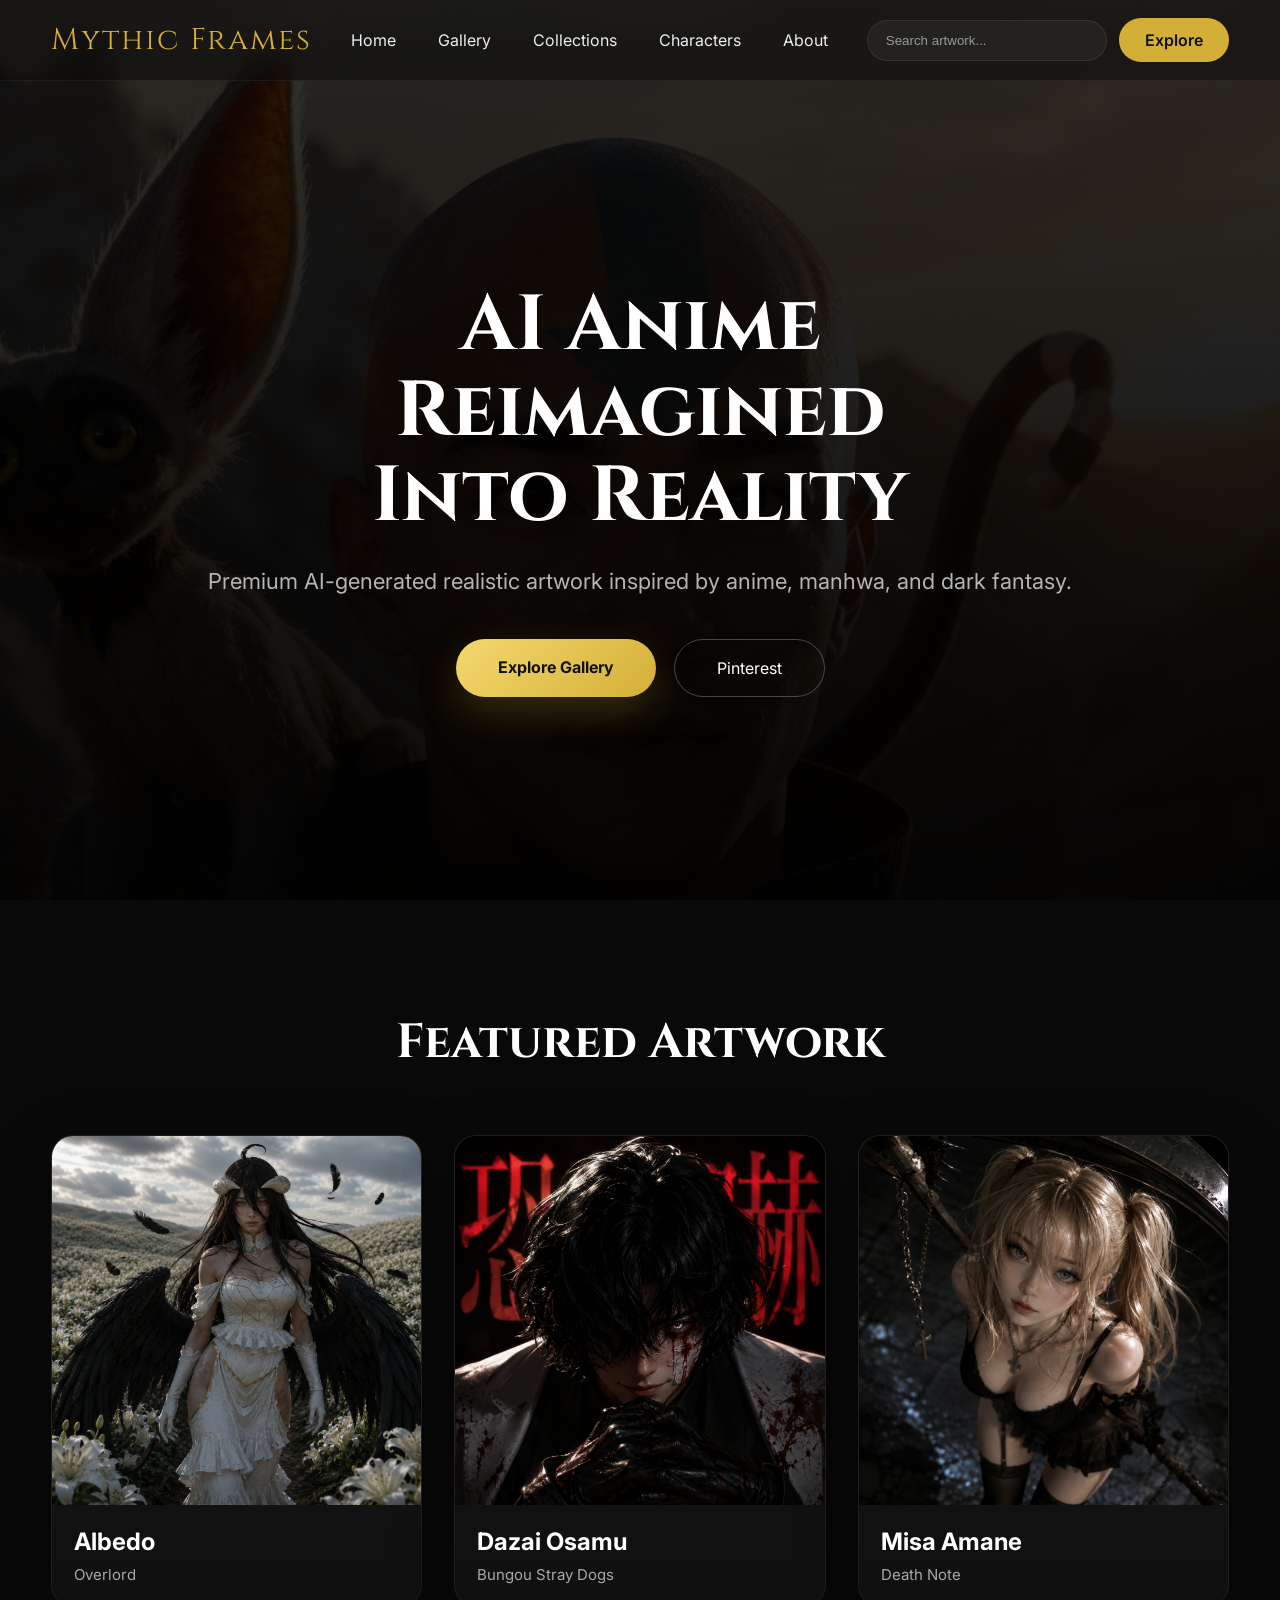
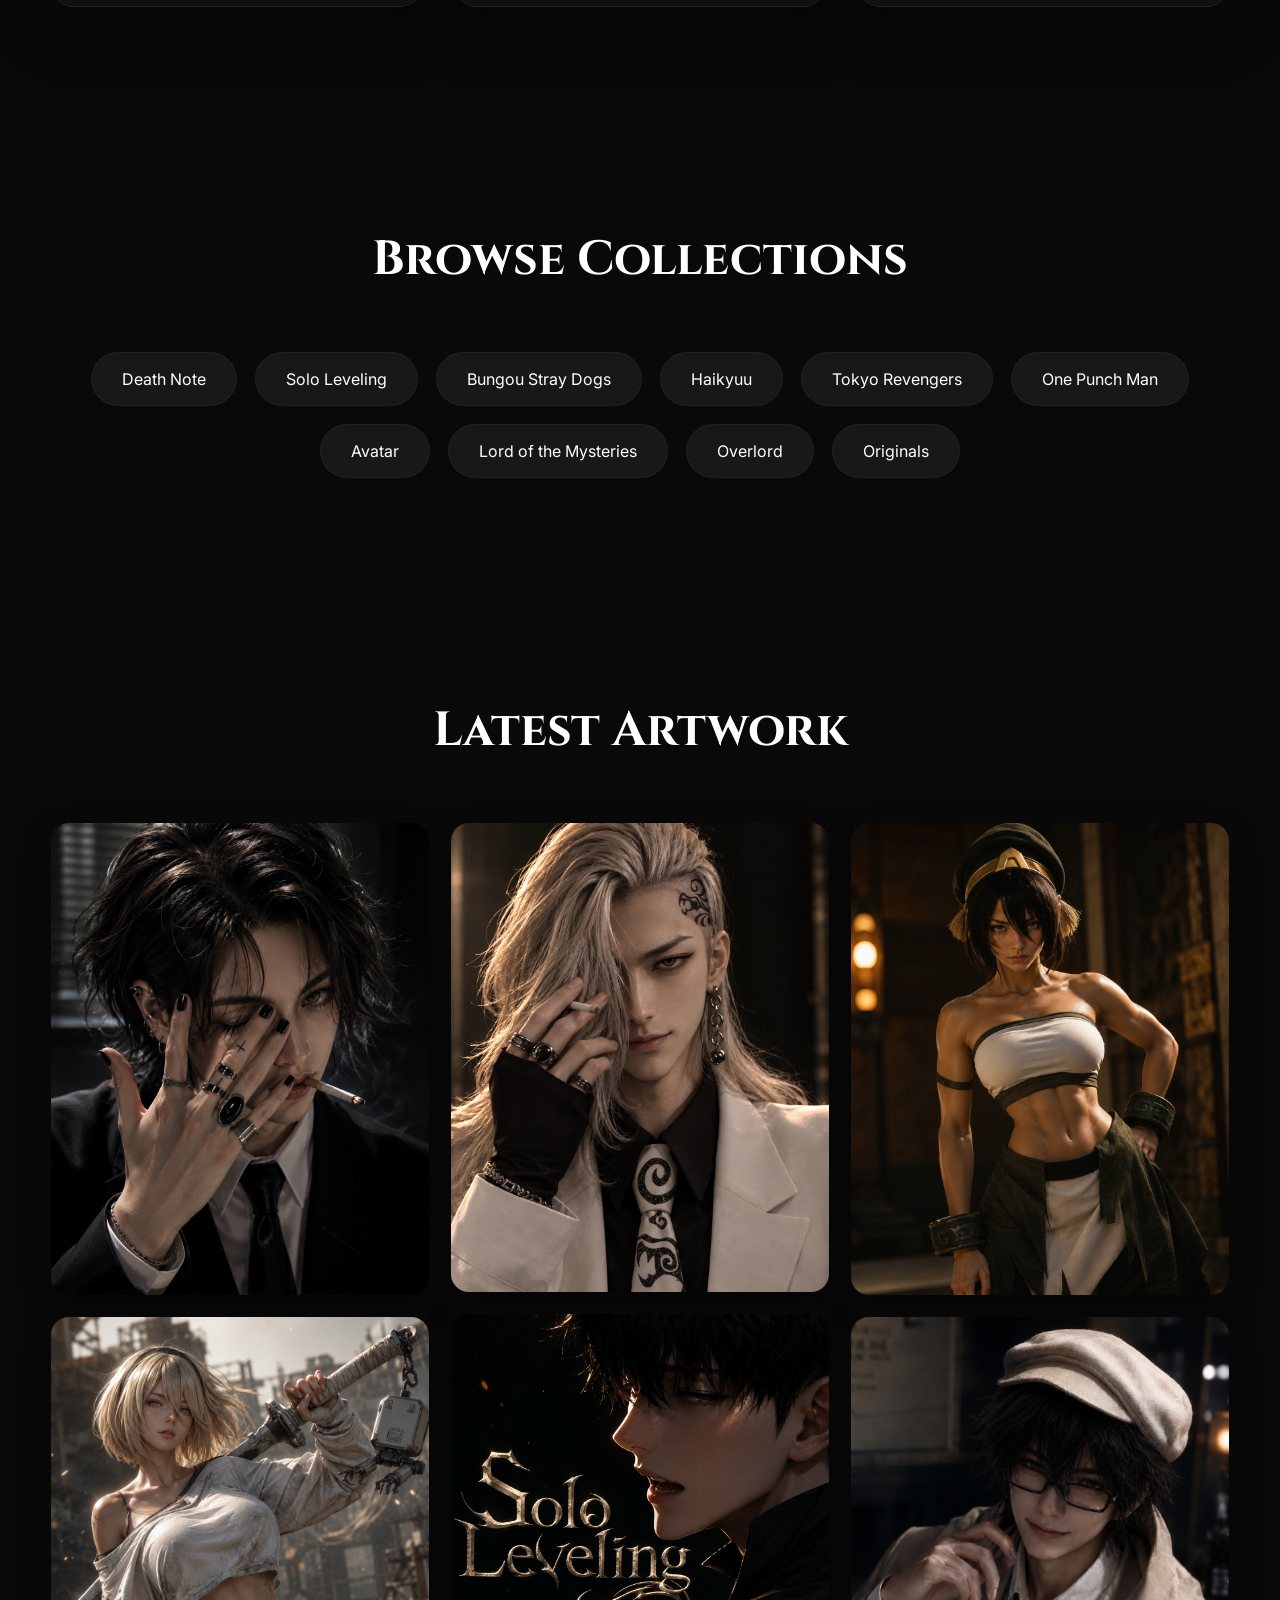
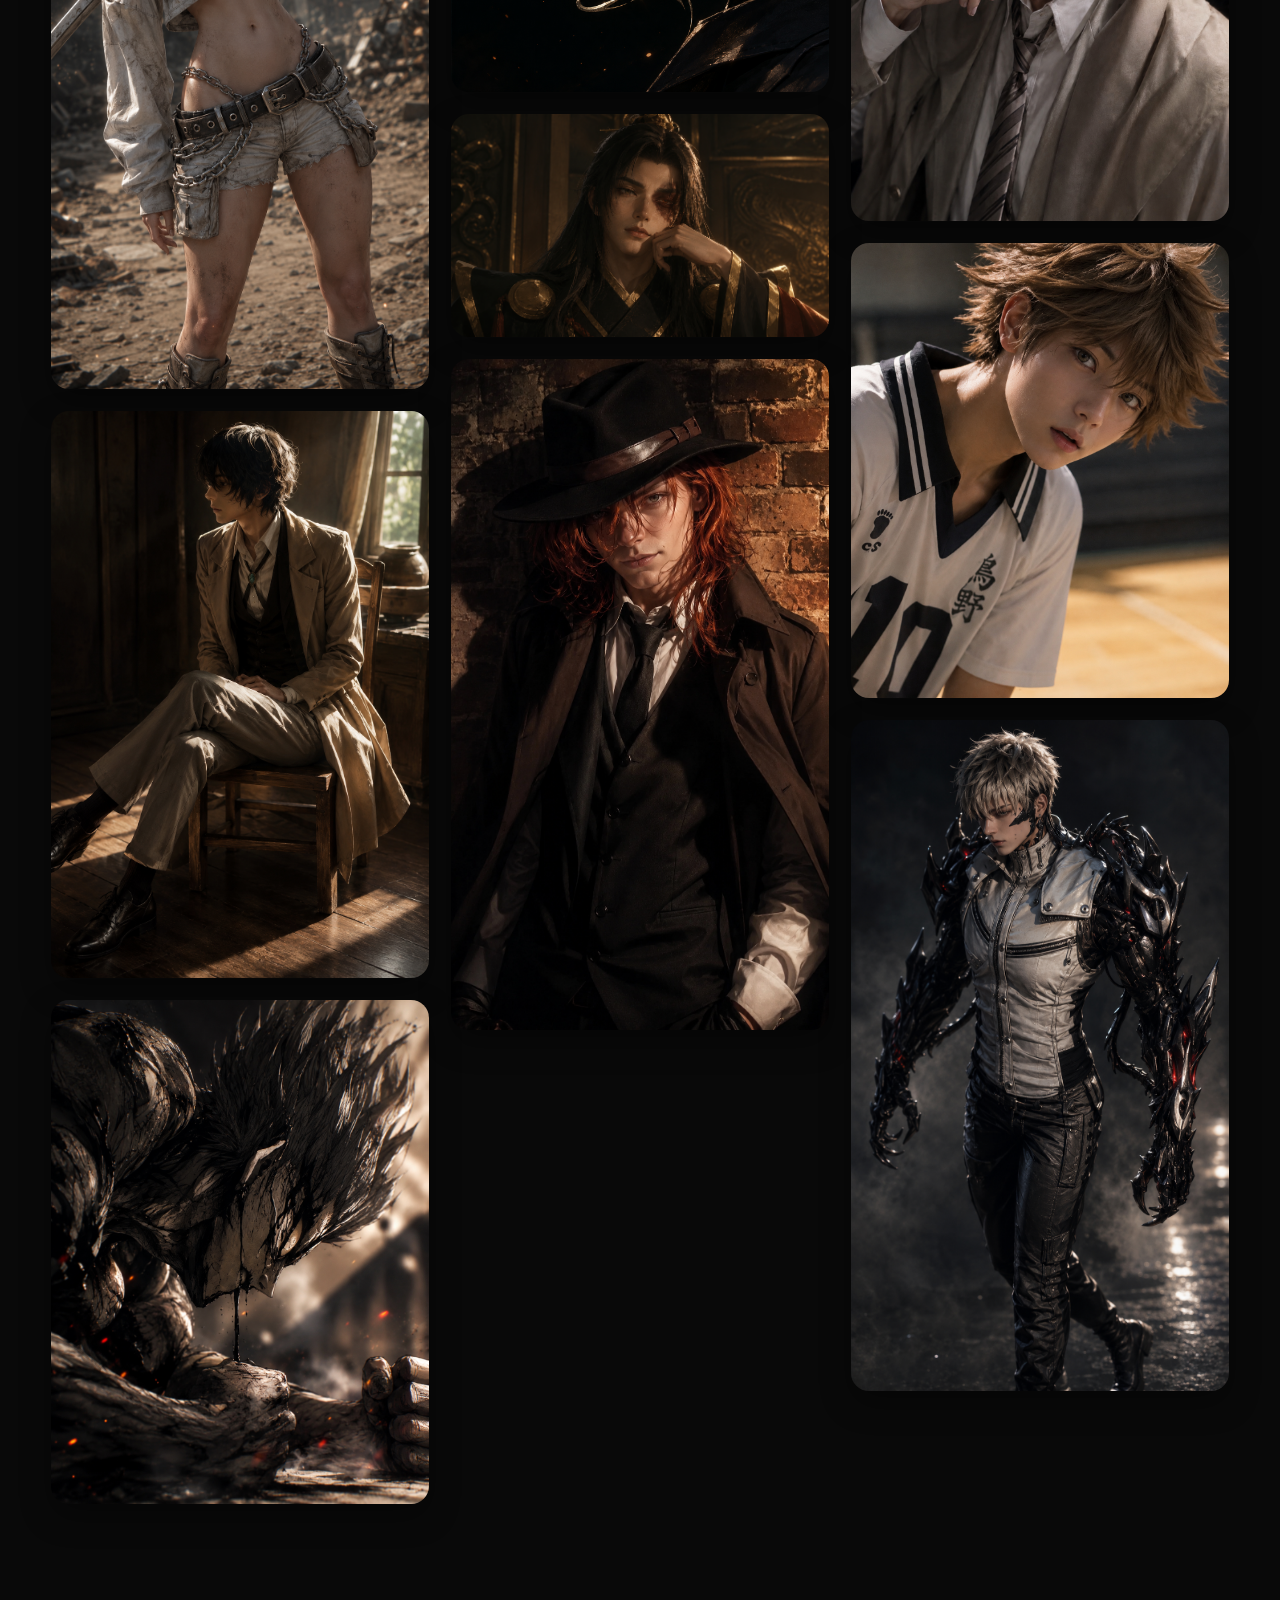
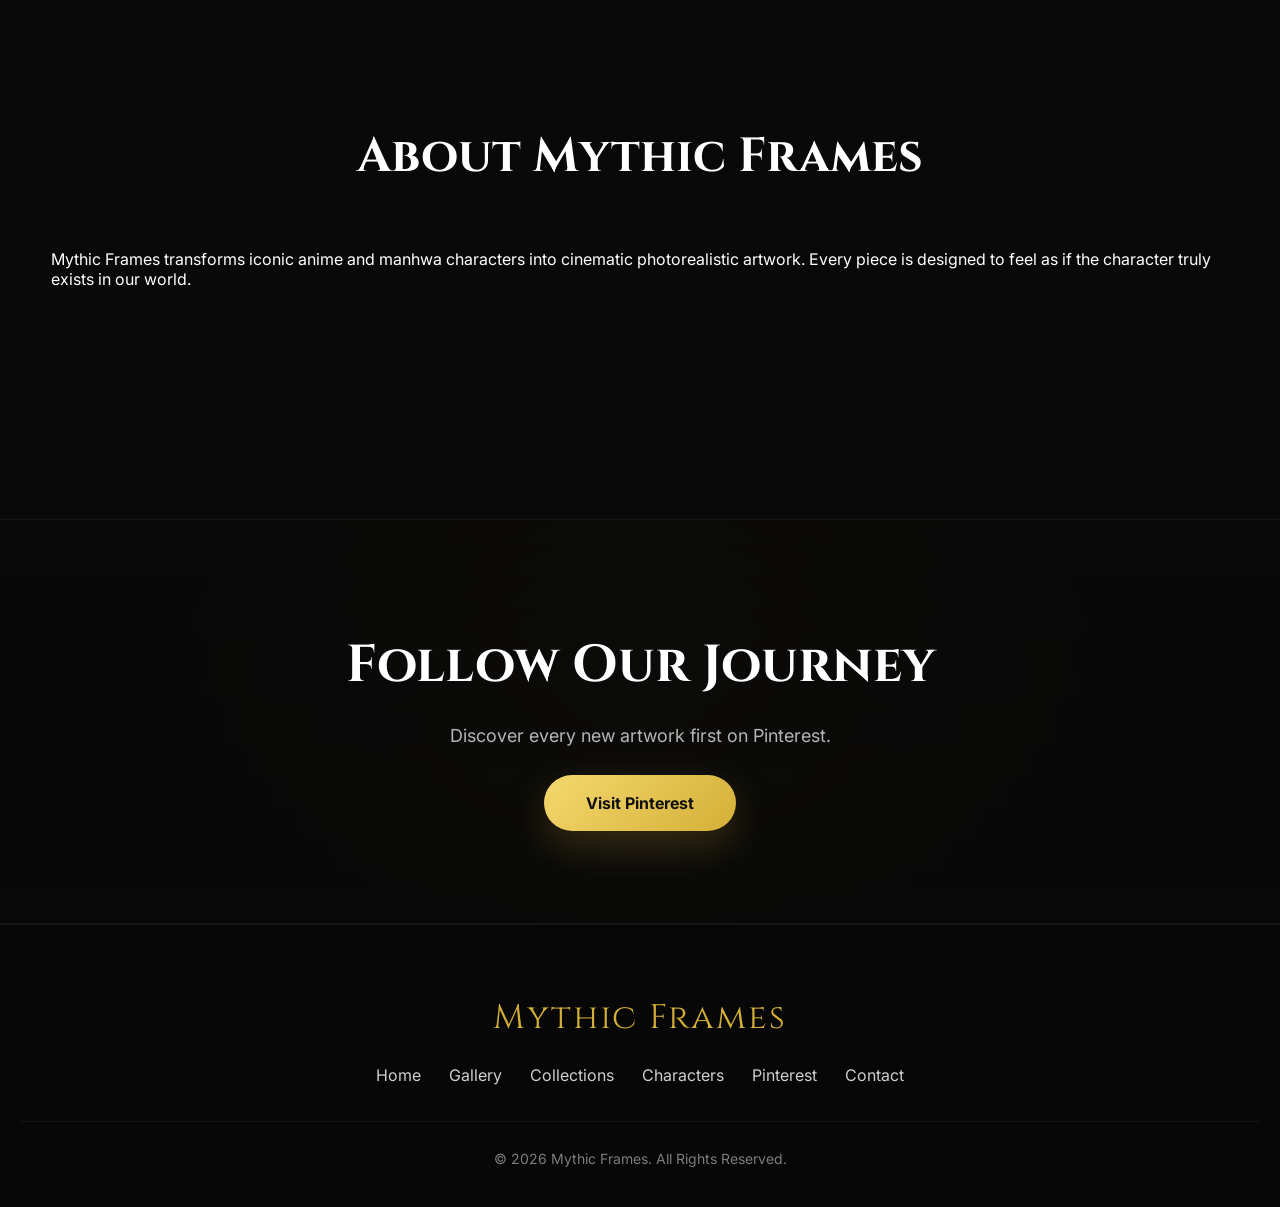
<file: index.html>
<!DOCTYPE html>
<html lang="en">
<head>
    <meta charset="UTF-8">

    <meta name="viewport" content="width=device-width, initial-scale=1.0">

    <title>Mythic Frames | AI Realistic Anime & Manhwa Art</title>

    <meta
        name="description"
        content="Explore Mythic Frames, a premium gallery of hyper-realistic AI recreations inspired by Anime, Manhwa, Fantasy, and Original Characters.">

    <meta
        name="keywords"
        content="Mythic Frames, AI Art, Anime Art, Manhwa Art, Realistic Anime, Fantasy Art, Digital Art, Character Art, AI Artwork">

    <meta
        name="author"
        content="Mythic Frames">

    <meta
        name="theme-color"
        content="#090909">

    <meta
        name="color-scheme"
        content="dark">

    <!-- Open Graph -->

    <meta
        property="og:type"
        content="website">

    <meta
        property="og:site_name"
        content="Mythic Frames">

    <meta
        property="og:title"
        content="Mythic Frames | AI Realistic Anime & Manhwa Art">

    <meta
        property="og:description"
        content="Discover cinematic AI recreations of iconic Anime, Manhwa, Fantasy, and Original characters.">

    <meta
        property="og:image"
        content="assets/logo/website-banner.png">

    <meta
        property="og:url"
        content="index.html">

    <!-- Twitter -->

    <meta
        name="twitter:card"
        content="summary_large_image">

    <meta
        name="twitter:title"
        content="Mythic Frames | AI Realistic Anime & Manhwa Art">

    <meta
        name="twitter:description"
        content="Premium AI artwork inspired by Anime, Manhwa, Fantasy and Original Characters.">

    <meta
        name="twitter:image"
        content="assets/logo/website-banner.png">

    <!-- Manifest -->

    <link
        rel="manifest"
        href="manifest.json">

    <!-- Favicon -->

<link
    rel="icon"
    type="image/png"
    href="./assets/logo/favicon.png">

    <!-- Google Fonts -->

    <link
        rel="preconnect"
        href="https://fonts.googleapis.com">

    <link
        rel="preconnect"
        href="https://fonts.gstatic.com"
        crossorigin>

    <link
        href="https://fonts.googleapis.com/css2?family=Cinzel:wght@500;700&family=Inter:wght@300;400;500;600&display=swap"
        rel="stylesheet">

    <!-- Styles -->

    <link
        rel="stylesheet"
        href="css/style.css">
</head>

<body>

    <!-- ================= NAVBAR ================= -->
   <header>

    <nav class="navbar">

        <a href="index.html" class="logo">

            Mythic Frames

        </a>

        <!-- Desktop Navigation -->

        <ul class="nav-links desktop-nav">

            <li><a href="index.html">Home</a></li>

            <li><a href="gallery.html">Gallery</a></li>

            <li><a href="collections.html">Collections</a></li>

            <li><a href="characters.html">Characters</a></li>

            <li><a href="#about">About</a></li>

        </ul>

        <div class="nav-buttons desktop-nav">

            <input
                type="text"
                placeholder="Search artwork..."
                aria-label="Search artwork">

            <a
                href="gallery.html"
                class="nav-explore-btn">

                Explore

            </a>

        </div>

        <!-- Mobile Toggle -->

        <button
            class="menu-toggle"
            id="menuToggle"
            aria-label="Open navigation menu"
            aria-expanded="false">

            ☰

        </button>

    </nav>

    <!-- Mobile Menu -->

    <div
        class="mobile-menu"
        id="mobileMenu">

        <ul class="mobile-nav-links">

            <li><a href="index.html">Home</a></li>

            <li><a href="gallery.html">Gallery</a></li>

            <li><a href="collections.html">Collections</a></li>

            <li><a href="characters.html">Characters</a></li>

            <li><a href="#about">About</a></li>

        </ul>

        <div class="mobile-nav-buttons">

            <input
                type="text"
                placeholder="Search artwork..."
                aria-label="Search artwork">

            <a
                href="gallery.html"
                class="nav-explore-btn">

                Explore

            </a>

        </div>

    </div>

</header>

    <!-- ================= HERO ================= -->
    <section class="hero">
        <div class="overlay"></div>

        <div class="hero-content">
            <h1>
                AI Anime<br>
                Reimagined<br>
                Into Reality
            </h1>

            <p>
                Premium AI-generated realistic artwork inspired by anime,
                manhwa, and dark fantasy.
            </p>

            <div class="hero-buttons">
                <a href="gallery.html" class="primary">Explore Gallery</a>
                <a
                    href="https://in.pinterest.com/mythic_frames/?invite_code=062c7008dd814f44abd65669552c20bd&sender=1099793308911688834"
                    target="_blank"
                    rel="noopener noreferrer"
                    class="secondary">
                    Pinterest
                </a>
            </div>
        </div>
    </section>

    <!-- ================= FEATURED ================= -->
    <section class="featured" id="featured">
        <h2>Featured Artwork</h2>

        <div class="featured-grid">
            <a href="artwork.html?slug=albedo-flowers" class="featured-card">
                <img src="assets/images/overlord/Albedo-flowers.png" alt="Albedo from Overlord" loading="lazy">
                <div class="card-info">
                    <h3>Albedo</h3>
                    <span>Overlord</span>
                </div>
            </a>

            <a href="artwork.html?slug=dazai-poster" class="featured-card">
                <img src="assets/images/bsd/Dazai-poster.png" alt="Osamu Dazai from Bungou Stray Dogs" loading="lazy">
                <div class="card-info">
                    <h3>Dazai Osamu</h3>
                    <span>Bungou Stray Dogs</span>
                </div>
            </a>

            <a href="artwork.html?slug=misa-from-up" class="featured-card">
                <img src="assets/images/death-note/Misa-from-up.png" alt="Misa Amane from Death Note" loading="lazy">
                <div class="card-info">
                    <h3>Misa Amane</h3>
                    <span>Death Note</span>
                </div>
            </a>
        </div>
    </section>

    <!-- ================= COLLECTIONS ================= -->
    <section class="collections" id="collections">
        <h2>Browse Collections</h2>

        <div class="collection-list">
            <a href="gallery.html?series=death-note" class="collection">Death Note</a>
            <a href="gallery.html?series=solo-leveling" class="collection">Solo Leveling</a>
            <a href="gallery.html?series=bungou-stray-dogs" class="collection">Bungou Stray Dogs</a>
            <a href="gallery.html?series=haikyuu" class="collection">Haikyuu</a>
            <a href="gallery.html?series=tokyo-revengers" class="collection">Tokyo Revengers</a>
            <a href="gallery.html?series=one-punch-man" class="collection">One Punch Man</a>
            <a href="gallery.html?series=avatar" class="collection">Avatar</a>
            <a href="gallery.html?series=lotm" class="collection">Lord of the Mysteries</a>
            <a href="gallery.html?series=overlord" class="collection">Overlord</a>
            <a href="gallery.html?series=originals" class="collection">Originals</a>
        </div>
    </section>

    <!-- ================= GALLERY ================= -->
    <section class="gallery" id="gallery">
        <h2>Latest Artwork</h2>

        <div class="masonry">
            <a href="artwork.html?slug=anime-boy" class="gallery-link">
                <img src="assets/images/originals/AnimeBoy.png" alt="Original anime boy character" loading="lazy">
            </a>

            <a href="artwork.html?slug=anime-girl" class="gallery-link">
                <img src="assets/images/originals/AnimeGirl.png" alt="Original anime girl character" loading="lazy">
            </a>

            <a href="artwork.html?slug=dazai-siting" class="gallery-link">
                <img src="assets/images/bsd/Dazai-siting.png" alt="Osamu Dazai from Bungou Stray Dogs" loading="lazy">
            </a>

            <a href="artwork.html?slug=garou" class="gallery-link">
                <img src="assets/images/one-punch-man/Garou.png" alt="Garou from One Punch Man" loading="lazy">
            </a>

            <a href="artwork.html?slug=draken" class="gallery-link">
                <img src="assets/images/tokyo-revengers/Draken.png" alt="Draken from Tokyo Revengers" loading="lazy">
            </a>

            <a href="artwork.html?slug=solo-leveling-cover" class="gallery-link">
                <img src="assets/images/solo-leveling/SoloLeveling-cover.png" alt="Solo Leveling artwork" loading="lazy">
            </a>

            <a href="artwork.html?slug=zuko-with-hand-on-face" class="gallery-link">
                <img src="assets/images/avatar/Zuko-with-hand-on-face.png" alt="Zuko from Avatar" loading="lazy">
            </a>

            <a href="artwork.html?slug=chuuya-solo" class="gallery-link">
                <img src="assets/images/bsd/Chuuya-solo.png" alt="Chuuya Nakahara from Bungou Stray Dogs" loading="lazy">
            </a>

            <a href="artwork.html?slug=toph-standing-pose" class="gallery-link">
                <img src="assets/images/avatar/Toph-standing-pose.png" alt="Toph Beifong from Avatar" loading="lazy">
            </a>

            <a href="artwork.html?slug=ranpo-in-coat" class="gallery-link">
                <img src="assets/images/bsd/Ranpo-in-coat.png" alt="Ranpo Edogawa from Bungou Stray Dogs" loading="lazy">
            </a>

            <a href="artwork.html?slug=hinata" class="gallery-link">
                <img src="assets/images/haikyuu/Hinata.png" alt="Hinata Shoyo from Haikyuu" loading="lazy">
            </a>

            <a href="artwork.html?slug=genos" class="gallery-link">
                <img src="assets/images/one-punch-man/Genos.png" alt="Genos from One Punch Man" loading="lazy">
            </a>
        </div>
    </section>

    <!-- ================= ABOUT ================= -->
    <section class="about" id="about">
        <div class="about-text">
            <h2>About Mythic Frames</h2>
            <p>
                Mythic Frames transforms iconic anime and manhwa characters
                into cinematic photorealistic artwork.
                Every piece is designed to feel as if the character truly
                exists in our world.
            </p>
        </div>
    </section>

    <!-- ================= CTA ================= -->
    <section class="cta">
        <h2>Follow Our Journey</h2>
        <p>Discover every new artwork first on Pinterest.</p>
        <a
            href="https://in.pinterest.com/mythic_frames/?invite_code=062c7008dd814f44abd65669552c20bd&sender=1099793308911688834"
            target="_blank"
            rel="noopener noreferrer"
            class="primary">
            Visit Pinterest
        </a>
    </section>

    <!-- ================= FOOTER ================= -->
    <footer>
        <div class="footer-logo">Mythic Frames</div>

        <div class="footer-links">
            <a href="index.html">Home</a>
            <a href="gallery.html">Gallery</a>
            <a href="collections.html">Collections</a>
            <a href="characters.html">Characters</a>
            <a
                href="https://in.pinterest.com/mythic_frames/?invite_code=062c7008dd814f44abd65669552c20bd&sender=1099793308911688834"
                target="_blank"
                rel="noopener noreferrer">
                Pinterest
            </a>
            <a href="mailto:contact@mythicframes.com">Contact</a>
        </div>

        <p>© 2026 Mythic Frames. All Rights Reserved.</p>
    </footer>

    <!-- ================= TOAST ================= -->
    <div id="toast" class="toast">
        <span id="toastIcon">✓</span>
        <span id="toastText">Done</span>
    </div>

    <script src="js/toast.js"></script>
    <script src="js/script.js"></script>
</body>
</html>
</file>
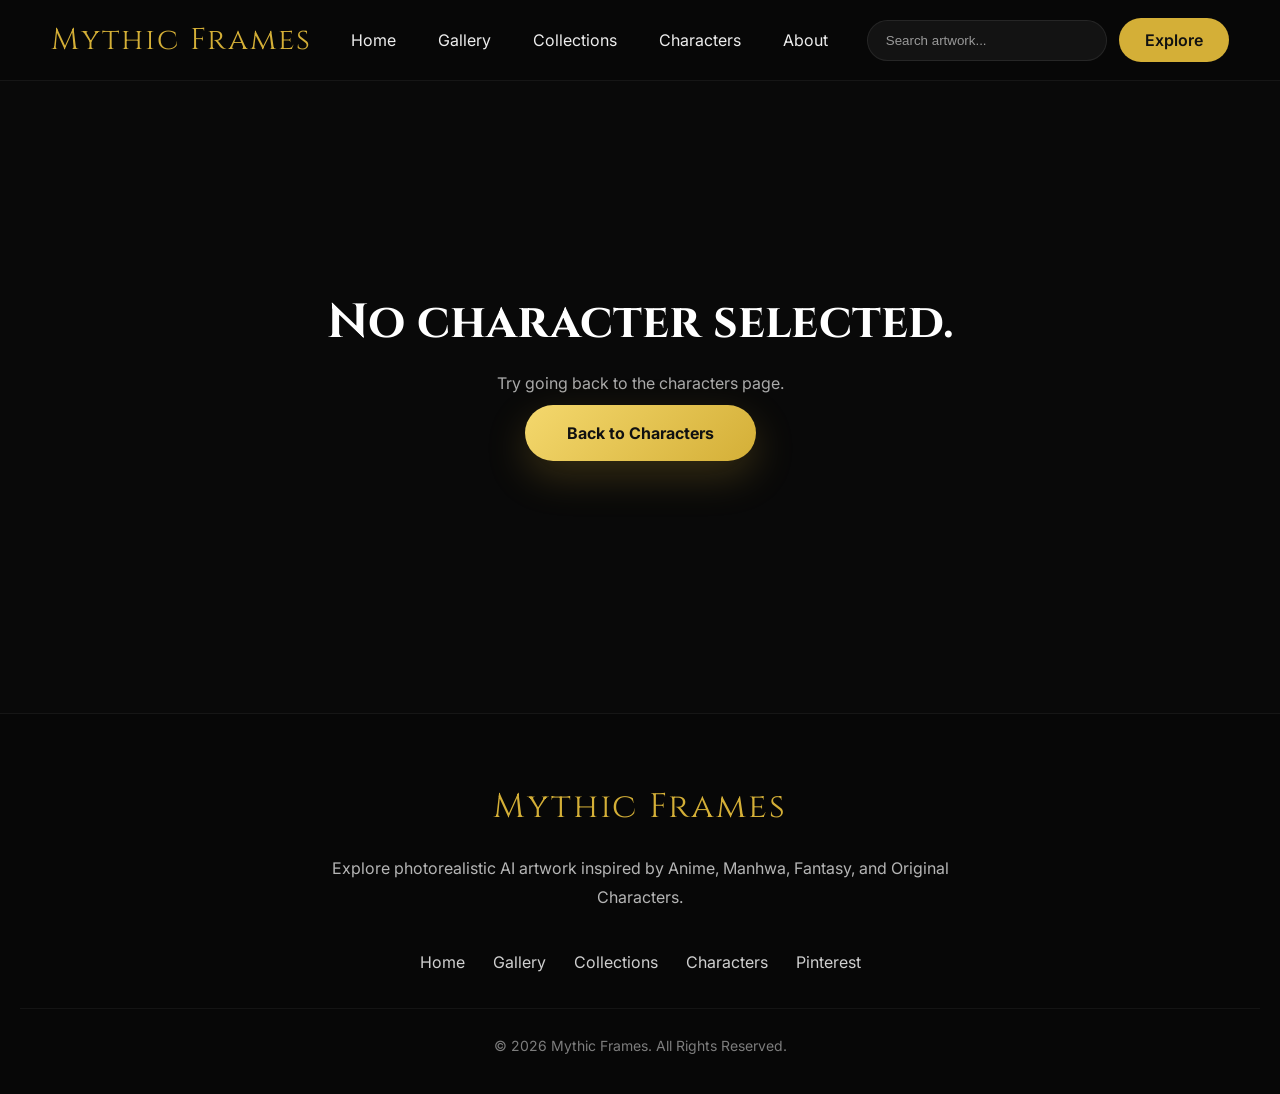
<file: character.html>
<!DOCTYPE html>
<html lang="en">

<head>

    <meta charset="UTF-8">

    <meta
        name="viewport"
        content="width=device-width, initial-scale=1.0">

    <title>Character | Mythic Frames</title>

    <meta
        name="description"
        content="Explore a photorealistic AI character profile from Mythic Frames, including character information, artwork, collection details, and Pinterest.">

    <meta
        name="keywords"
        content="Anime Character, Manhwa Character, Fantasy Character, AI Artwork, Character Profile, Mythic Frames, Realistic Anime">

    <meta
        name="author"
        content="Mythic Frames">

    <meta
        name="theme-color"
        content="#090909">

    <meta
        name="color-scheme"
        content="dark">


    <!-- ================= OPEN GRAPH ================= -->

    <meta
        property="og:type"
        content="website">

    <meta
        property="og:site_name"
        content="Mythic Frames">

    <meta
        property="og:title"
        content="Character | Mythic Frames">

    <meta
        property="og:description"
        content="Explore cinematic AI recreations of iconic Anime, Manhwa, Fantasy, and Original characters.">

    <meta
        property="og:image"
        content="assets/logo/website-banner.png">

    <meta
        property="og:url"
        content="character.html">


    <!-- ================= TWITTER ================= -->

    <meta
        name="twitter:card"
        content="summary_large_image">

    <meta
        name="twitter:title"
        content="Character | Mythic Frames">

    <meta
        name="twitter:description"
        content="Explore premium AI character artwork from Mythic Frames.">

    <meta
        name="twitter:image"
        content="assets/logo/website-banner.png">


    <!-- ================= MANIFEST ================= -->

    <link
        rel="manifest"
        href="manifest.json">


    <!-- Favicon -->

<link
    rel="icon"
    type="image/png"
    href="./assets/logo/favicon.png">


    <!-- ================= FONTS ================= -->

    <link
        rel="preconnect"
        href="https://fonts.googleapis.com">

    <link
        rel="preconnect"
        href="https://fonts.gstatic.com"
        crossorigin>

    <link
        href="https://fonts.googleapis.com/css2?family=Cinzel:wght@500;700&family=Inter:wght@300;400;500;600&display=swap"
        rel="stylesheet">


    <!-- ================= STYLES ================= -->

    <link
        rel="stylesheet"
        href="css/style.css">

</head>


<body>


    <!-- ================= TOAST ================= -->

    <div
        id="toast"
        class="toast">

        <span id="toastIcon">✓</span>

        <span id="toastText">Done</span>

    </div>


    <!-- ================= NAVBAR ================= -->

    <header>

        <nav class="navbar">


            <a
                href="index.html"
                class="logo">

                Mythic Frames

            </a>


            <!-- Desktop Navigation -->

            <ul class="nav-links desktop-nav">

                <li>
                    <a href="index.html">
                        Home
                    </a>
                </li>

                <li>
                    <a href="gallery.html">
                        Gallery
                    </a>
                </li>

                <li>
                    <a href="collections.html">
                        Collections
                    </a>
                </li>

                <li>
                    <a href="characters.html">
                        Characters
                    </a>
                </li>

                <li>
                    <a href="index.html#about">
                        About
                    </a>
                </li>

            </ul>


            <!-- Desktop Search -->

            <div class="nav-buttons desktop-nav">

                <input
                    type="text"
                    id="desktopSearch"
                    placeholder="Search artwork..."
                    aria-label="Search artwork">

                <a
                    href="gallery.html"
                    class="nav-explore-btn">

                    Explore

                </a>

            </div>


            <!-- Mobile Toggle -->

            <button
                class="menu-toggle"
                id="menuToggle"
                type="button"
                aria-label="Open navigation menu"
                aria-expanded="false">

                ☰

            </button>

        </nav>


        <!-- ================= MOBILE MENU ================= -->

        <div
            class="mobile-menu"
            id="mobileMenu">

            <ul class="mobile-nav-links">

                <li>
                    <a href="index.html">
                        Home
                    </a>
                </li>

                <li>
                    <a href="gallery.html">
                        Gallery
                    </a>
                </li>

                <li>
                    <a href="collections.html">
                        Collections
                    </a>
                </li>

                <li>
                    <a href="characters.html">
                        Characters
                    </a>
                </li>

                <li>
                    <a href="index.html#about">
                        About
                    </a>
                </li>

            </ul>


            <div class="mobile-nav-buttons">

                <input
                    type="text"
                    id="search"
                    placeholder="Search artwork..."
                    aria-label="Search artwork">


                <a
                    href="https://in.pinterest.com/mythic_frames/?invite_code=062c7008dd814f44abd65669552c20bd&sender=1099793308911688834"
                    target="_blank"
                    rel="noopener noreferrer"
                    class="nav-explore-btn">

                    Pinterest

                </a>


                <a
                    href="gallery.html"
                    class="nav-explore-btn">

                    Explore

                </a>

            </div>

        </div>

    </header>


    <!-- ================= CHARACTER ================= -->

    <main
        class="character-page"
        id="characterPage">


        <!-- ================= BREADCRUMBS ================= -->

        <div class="breadcrumbs">

            <a href="index.html">
                Home
            </a>

            <span>/</span>

            <a href="characters.html">
                Characters
            </a>

            <span>/</span>

            <span id="breadcrumbCharacter">
                Character
            </span>

        </div>


        <!-- ================= CHARACTER HERO ================= -->

        <section class="character-hero">


            <!-- CHARACTER MEDIA -->

            <div class="character-media">

                <div class="character-image-wrap">

                    <img
                        id="characterImage"
                        src=""
                        alt=""
                        loading="eager">

                </div>

            </div>


            <!-- CHARACTER INFORMATION -->

            <aside class="character-info">


                <!-- BADGES -->

                <div class="character-badges">

                    <span
                        class="badge"
                        id="characterType">

                        Anime

                    </span>

                </div>


                <!-- NAME -->

                <h1 id="characterName">

                    Character Name

                </h1>


                <!-- SERIES -->

                <p
                    class="character-subtitle"
                    id="characterSeries">

                    Series Name

                </p>


                <!-- DESCRIPTION -->

                <p
                    class="character-description"
                    id="characterDescription">

                    Character description.

                </p>


                <!-- ================= CHARACTER INFO ================= -->

                <div class="info-grid">


                    <div class="info-card">

                        <span>
                            Series
                        </span>

                        <strong id="seriesName">
                            —
                        </strong>

                    </div>


                    <div class="info-card">

                        <span>
                            Collection
                        </span>

                        <strong id="collectionName">
                            —
                        </strong>

                    </div>


                    <div class="info-card">

                        <span>
                            Artworks
                        </span>

                        <strong id="artworkCount">
                            0
                        </strong>

                    </div>


                    <div class="info-card">

                        <span>
                            Category
                        </span>

                        <strong id="characterCategory">
                            —
                        </strong>

                    </div>


                    <div class="info-card">

                        <span>
                            Artist
                        </span>

                        <strong>
                            Mythic Frames
                        </strong>

                    </div>


                </div>


                <!-- ================= TAGS ================= -->

                <div class="tag-section">

                    <h3>
                        Tags
                    </h3>

                    <div
                        id="characterTags"
                        class="tag-list">

                    </div>

                </div>


                <!-- ================= CHARACTER ACTIONS ================= -->

                <div class="artwork-actions">


                    <div class="artwork-actions-row">


                        <!-- View Artwork -->

                        <a
                            id="galleryButton"
                            href="gallery.html"
                            class="primary">

                            View Artwork

                        </a>


                    </div>


                    <!-- Share -->

                    <button
                        id="shareCharacter"
                        type="button">

                        Share Character

                    </button>


                    <!-- Pinterest -->

                    <a
                        id="pinterestCharacter"
                        href="https://in.pinterest.com/mythic_frames/?invite_code=062c7008dd814f44abd65669552c20bd&sender=1099793308911688834"
                        target="_blank"
                        rel="noopener noreferrer">

                        View on Pinterest

                    </a>


                    <!-- Collection -->

                    <a
                        id="collectionButton"
                        href="#"
                        class="secondary">

                        View Collection

                    </a>

                </div>

            </aside>

        </section>


       

        <!-- ================= SIMILAR CHARACTERS ================= -->

<section
    id="relatedSection"
    class="related-section">

    <div class="section-heading">

        <h2>
            Similar Characters
        </h2>

        <p>
            Explore more characters from the same series and collection.
        </p>

    </div>

    <div
        id="relatedCharacters"
        class="featured-grid">

    </div>

</section>
    </main>


    <!-- ================= FOOTER ================= -->

    <footer>


        <div class="footer-logo">

            Mythic Frames

        </div>


        <div class="footer-description">

            Explore photorealistic AI artwork inspired by Anime,
            Manhwa, Fantasy, and Original Characters.

        </div>


        <div class="footer-links">

            <a href="index.html">
                Home
            </a>

            <a href="gallery.html">
                Gallery
            </a>

            <a href="collections.html">
                Collections
            </a>

            <a href="characters.html">
                Characters
            </a>

            <a
                href="https://in.pinterest.com/mythic_frames/?invite_code=062c7008dd814f44abd65669552c20bd&sender=1099793308911688834"
                target="_blank"
                rel="noopener noreferrer">

                Pinterest

            </a>

        </div>


        <p>
            © 2026 Mythic Frames. All Rights Reserved.
        </p>

    </footer>


    <!-- ================= SCRIPTS ================= -->

    <script src="js/toast.js"></script>

    <script src="js/script.js"></script>

    <script src="js/character.js"></script>


</body>

</html>
</file>
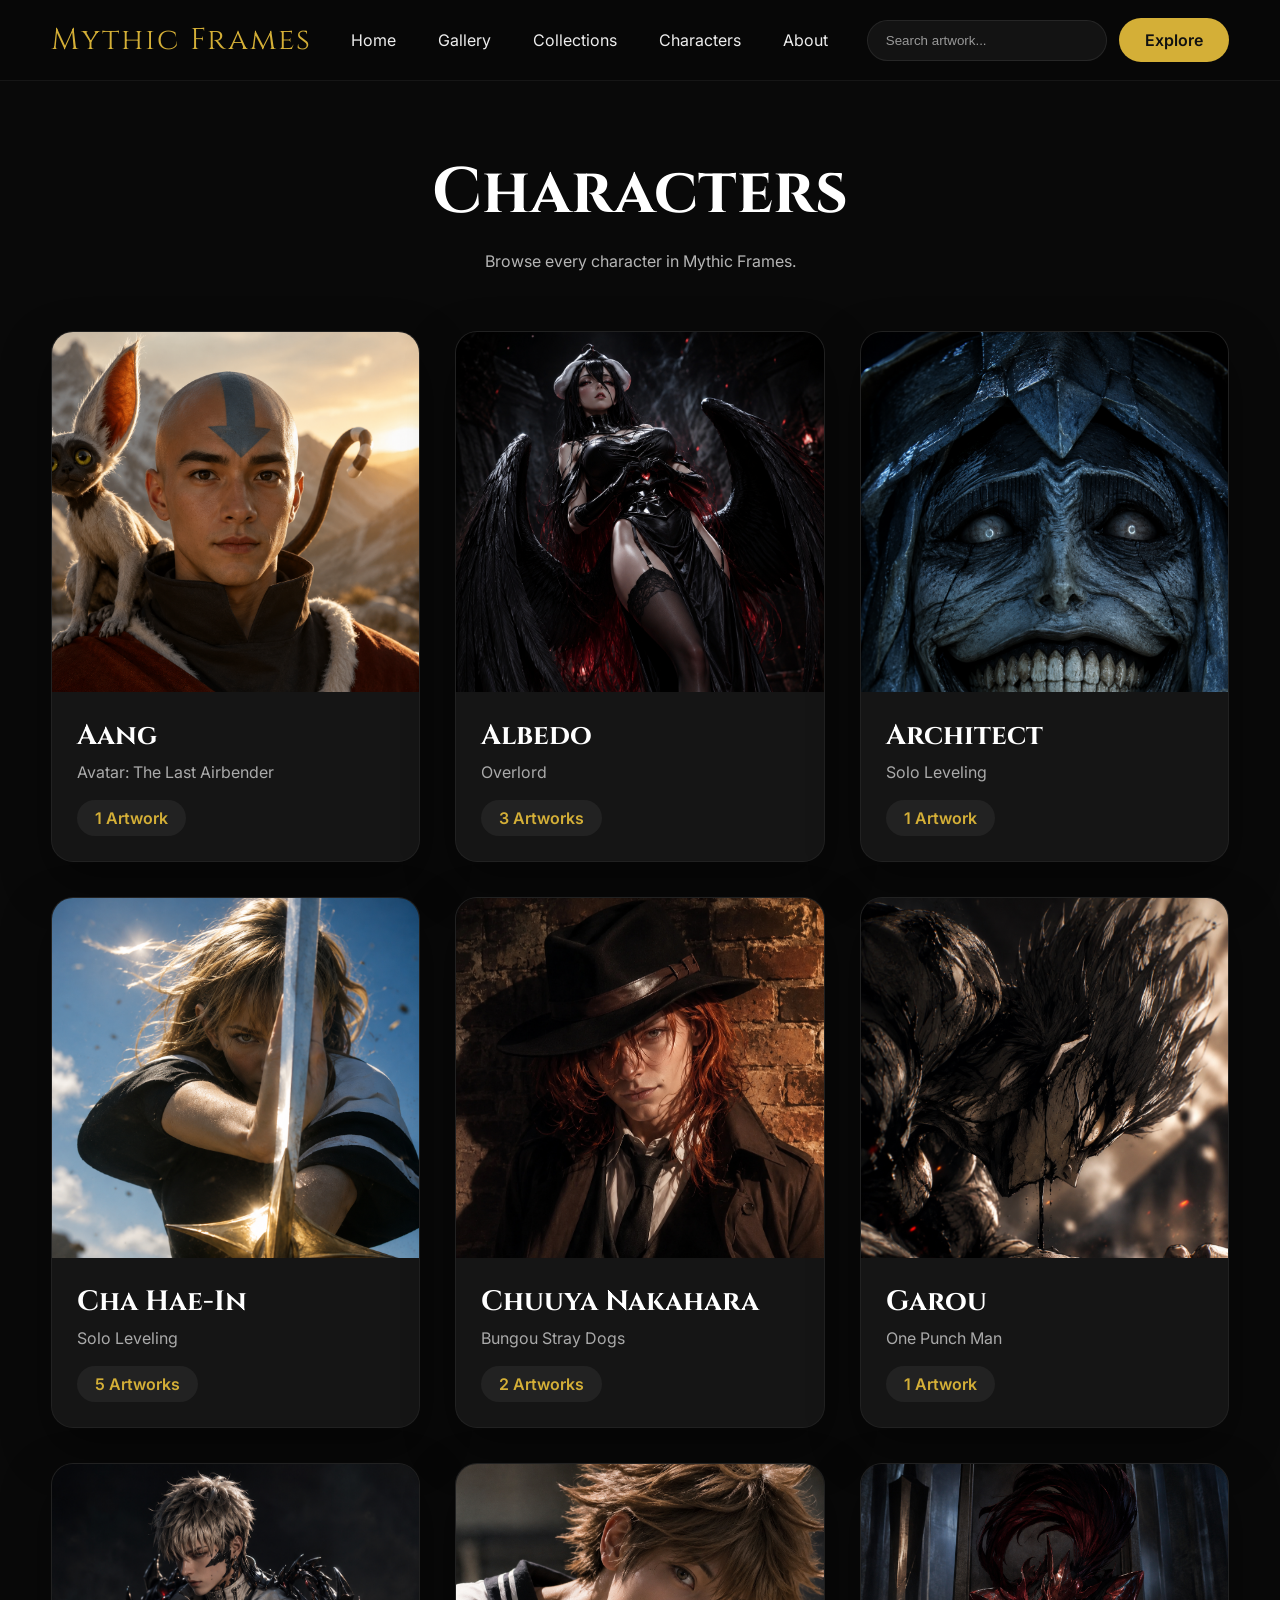
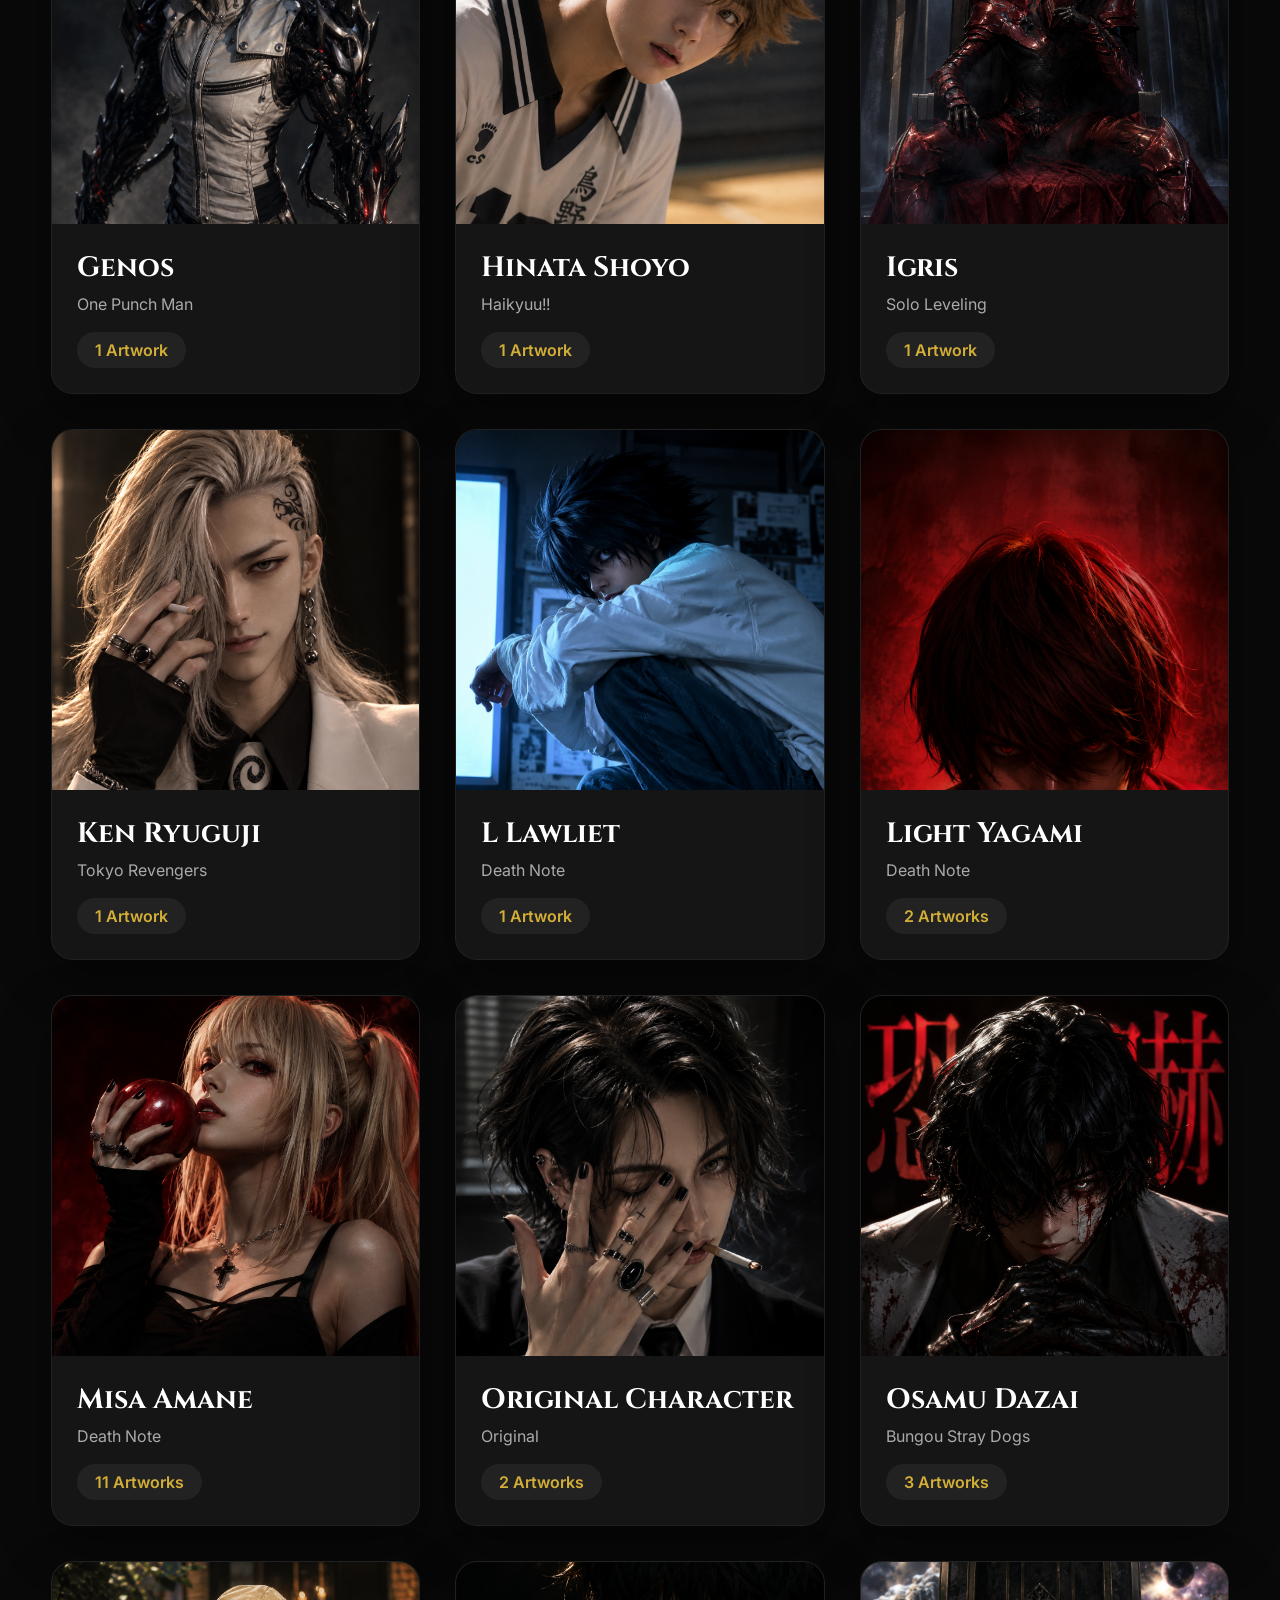
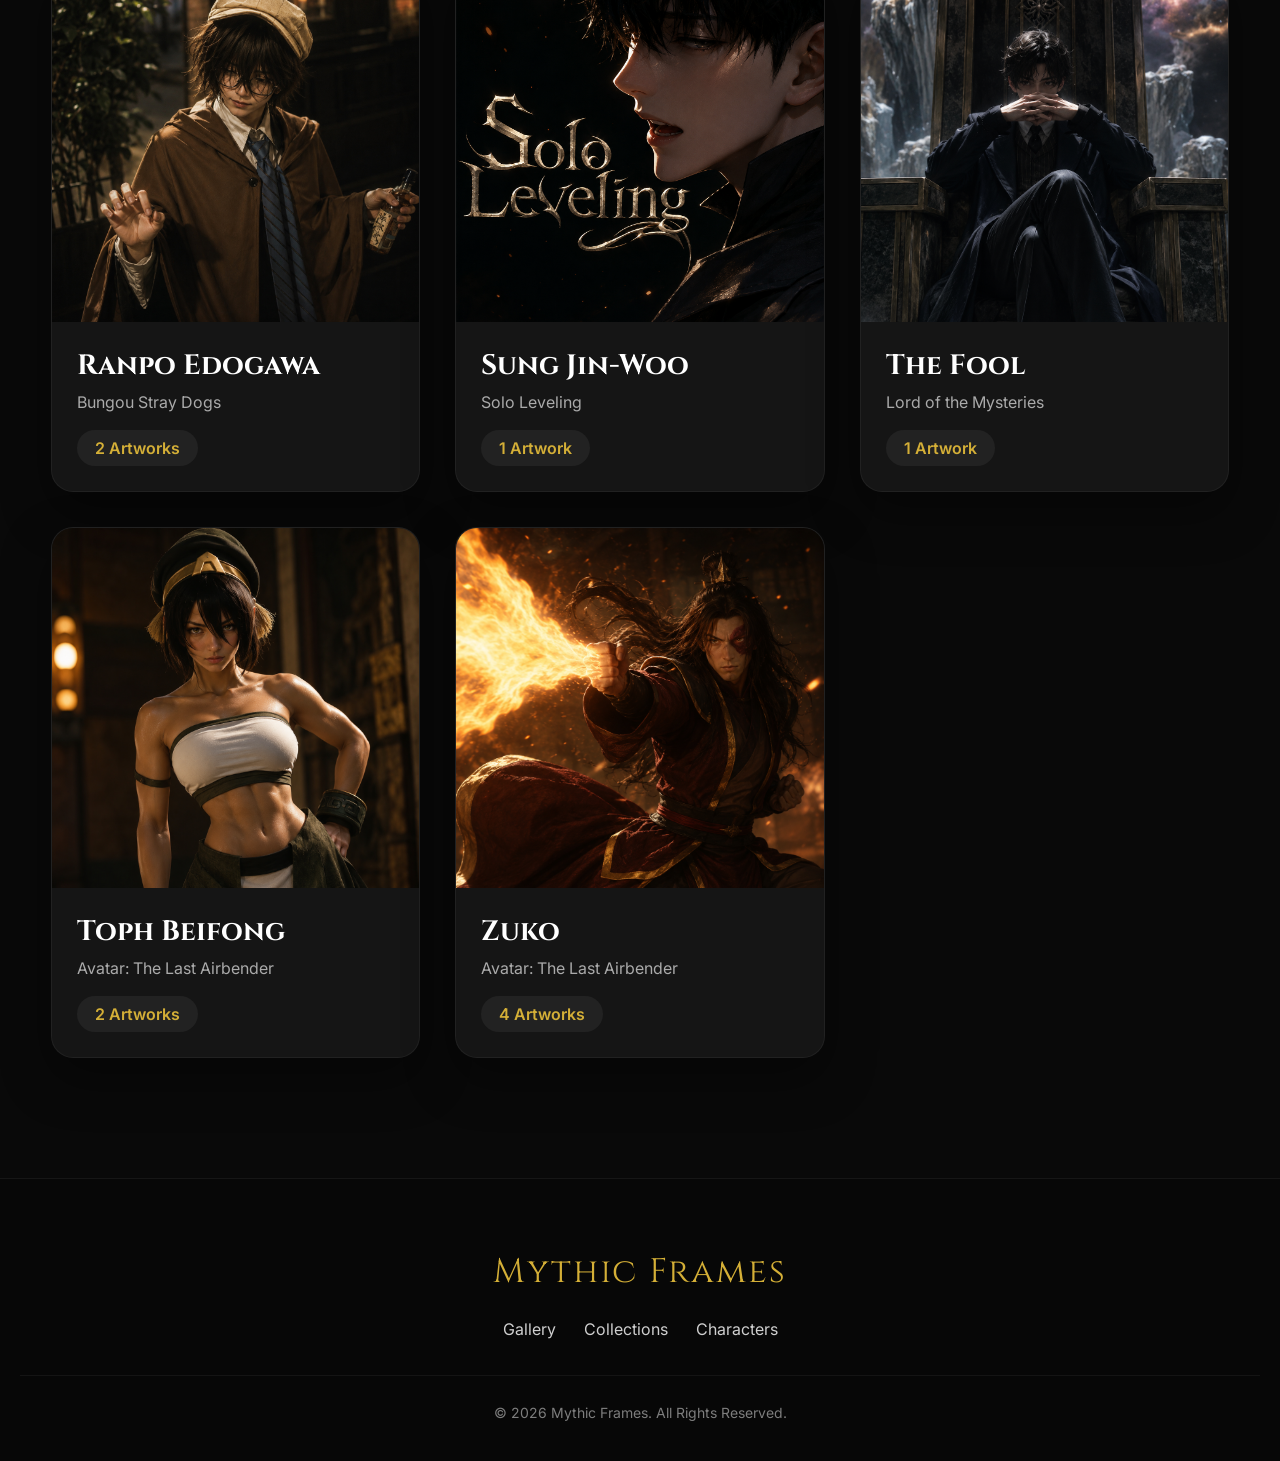
<file: characters.html>
<!DOCTYPE html>
<html lang="en">

<head>

    <meta charset="UTF-8">

    <meta
        name="viewport"
        content="width=device-width, initial-scale=1.0">

    <title>Characters | Mythic Frames</title>

    <meta
        name="description"
        content="Browse every Anime, Manhwa, Fantasy, and Original character featured on Mythic Frames. Explore detailed character profiles and cinematic AI artwork.">

    <meta
        name="keywords"
        content="Anime Characters, Manhwa Characters, Fantasy Characters, AI Character Art, Character Gallery, Mythic Frames">

    <meta
        name="author"
        content="Mythic Frames">

    <meta
        name="theme-color"
        content="#090909">

    <meta
        name="color-scheme"
        content="dark">

    <!-- Open Graph -->

    <meta
        property="og:type"
        content="website">

    <meta
        property="og:site_name"
        content="Mythic Frames">

    <meta
        property="og:title"
        content="Characters | Mythic Frames">

    <meta
        property="og:description"
        content="Discover iconic Anime, Manhwa, Fantasy, and Original characters reimagined in cinematic AI realism.">

    <meta
        property="og:image"
        content="assets/logo/website-banner.png">

    <meta
        property="og:url"
        content="characters.html">

    <!-- Twitter -->

    <meta
        name="twitter:card"
        content="summary_large_image">

    <meta
        name="twitter:title"
        content="Characters | Mythic Frames">

    <meta
        name="twitter:description"
        content="Browse detailed character profiles and realistic AI artwork from Mythic Frames.">

    <meta
        name="twitter:image"
        content="assets/logo/website-banner.png">

    <!-- Manifest -->

    <link
        rel="manifest"
        href="manifest.json">

<!-- Favicon -->

<link
    rel="icon"
    type="image/png"
    href="./assets/logo/favicon.png">
    
    <!-- Google Fonts -->

    <link
        rel="preconnect"
        href="https://fonts.googleapis.com">

    <link
        rel="preconnect"
        href="https://fonts.gstatic.com"
        crossorigin>

    <link
        href="https://fonts.googleapis.com/css2?family=Cinzel:wght@500;700&family=Inter:wght@300;400;500;600&display=swap"
        rel="stylesheet">

    <!-- Styles -->

    <link
        rel="stylesheet"
        href="css/style.css">

</head>

<!-- ================= TOAST ================= -->

<div id="toast" class="toast">
    <span id="toastIcon">✓</span>
    <span id="toastText">Done</span>
</div>

<body>

<header>

    <nav class="navbar">

        <a href="index.html" class="logo">

            Mythic Frames

        </a>

        <!-- Desktop Navigation -->

        <ul class="nav-links desktop-nav">

            <li><a href="index.html">Home</a></li>

            <li><a href="gallery.html">Gallery</a></li>

            <li><a href="collections.html">Collections</a></li>

            <li><a href="characters.html">Characters</a></li>

            <li><a href="#about">About</a></li>

        </ul>

        <div class="nav-buttons desktop-nav">

            <input
                type="text"
                placeholder="Search artwork..."
                aria-label="Search artwork">

            <a
                href="gallery.html"
                class="nav-explore-btn">

                Explore

            </a>

        </div>

        <!-- Mobile Toggle -->

        <button
            class="menu-toggle"
            id="menuToggle"
            aria-label="Open navigation menu"
            aria-expanded="false">

            ☰

        </button>

    </nav>

    <!-- Mobile Menu -->

    <div
        class="mobile-menu"
        id="mobileMenu">

        <ul class="mobile-nav-links">

            <li><a href="index.html">Home</a></li>

            <li><a href="gallery.html">Gallery</a></li>

            <li><a href="collections.html">Collections</a></li>

            <li><a href="characters.html">Characters</a></li>

            <li><a href="#about">About</a></li>

        </ul>

        <div class="mobile-nav-buttons">

             <input type="text" id="search" placeholder="Search artwork..." aria-label="Search artwork">
                <a
                    href="https://in.pinterest.com/mythic_frames/?invite_code=062c7008dd814f44abd65669552c20bd&sender=1099793308911688834"
                    target="_blank"
                    rel="noopener noreferrer"
                    class="nav-explore-btn">
                    Pinterest
                </a>

             <a
                href="gallery.html"
                class="nav-explore-btn">

                Explore

             </a>
              <div class="nav-buttons">
                
            </div>>
        </div>

    </div>

</header>

<section class="characters-page">

<h1>

Characters

</h1>

<p>

Browse every character in Mythic Frames.

</p>

<div id="charactersGrid"
class="characters-grid">

</div>

</section>

<footer>

<div class="footer-logo">

Mythic Frames

</div>

<div class="footer-links">

<a href="gallery.html">Gallery</a>

<a href="collections.html">Collections</a>

<a href="characters.html">Characters</a>

</div>

<p>

© 2026 Mythic Frames

</p>

</footer>

<script src="js/toast.js"></script>
<script src="js/characters.js"></script>
<script src="js/script.js"></script>

</body>

</html>
</file>
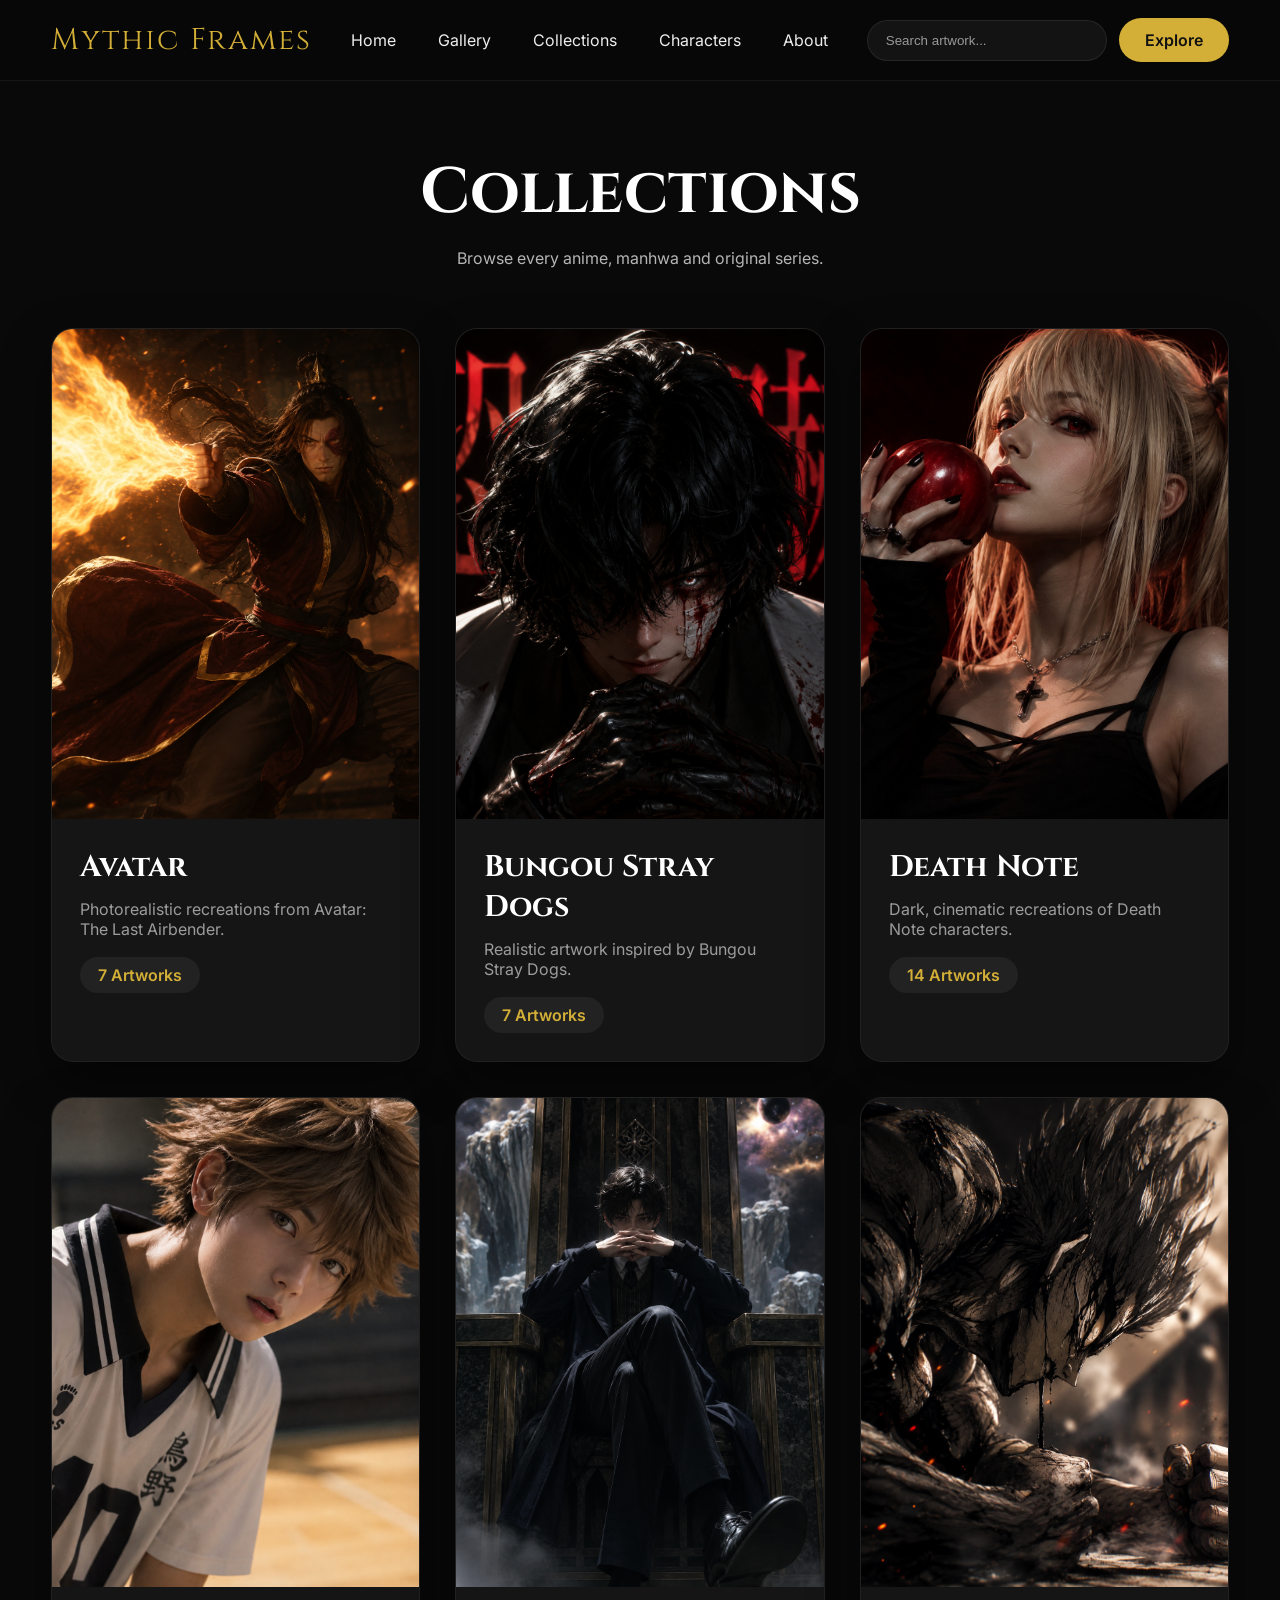
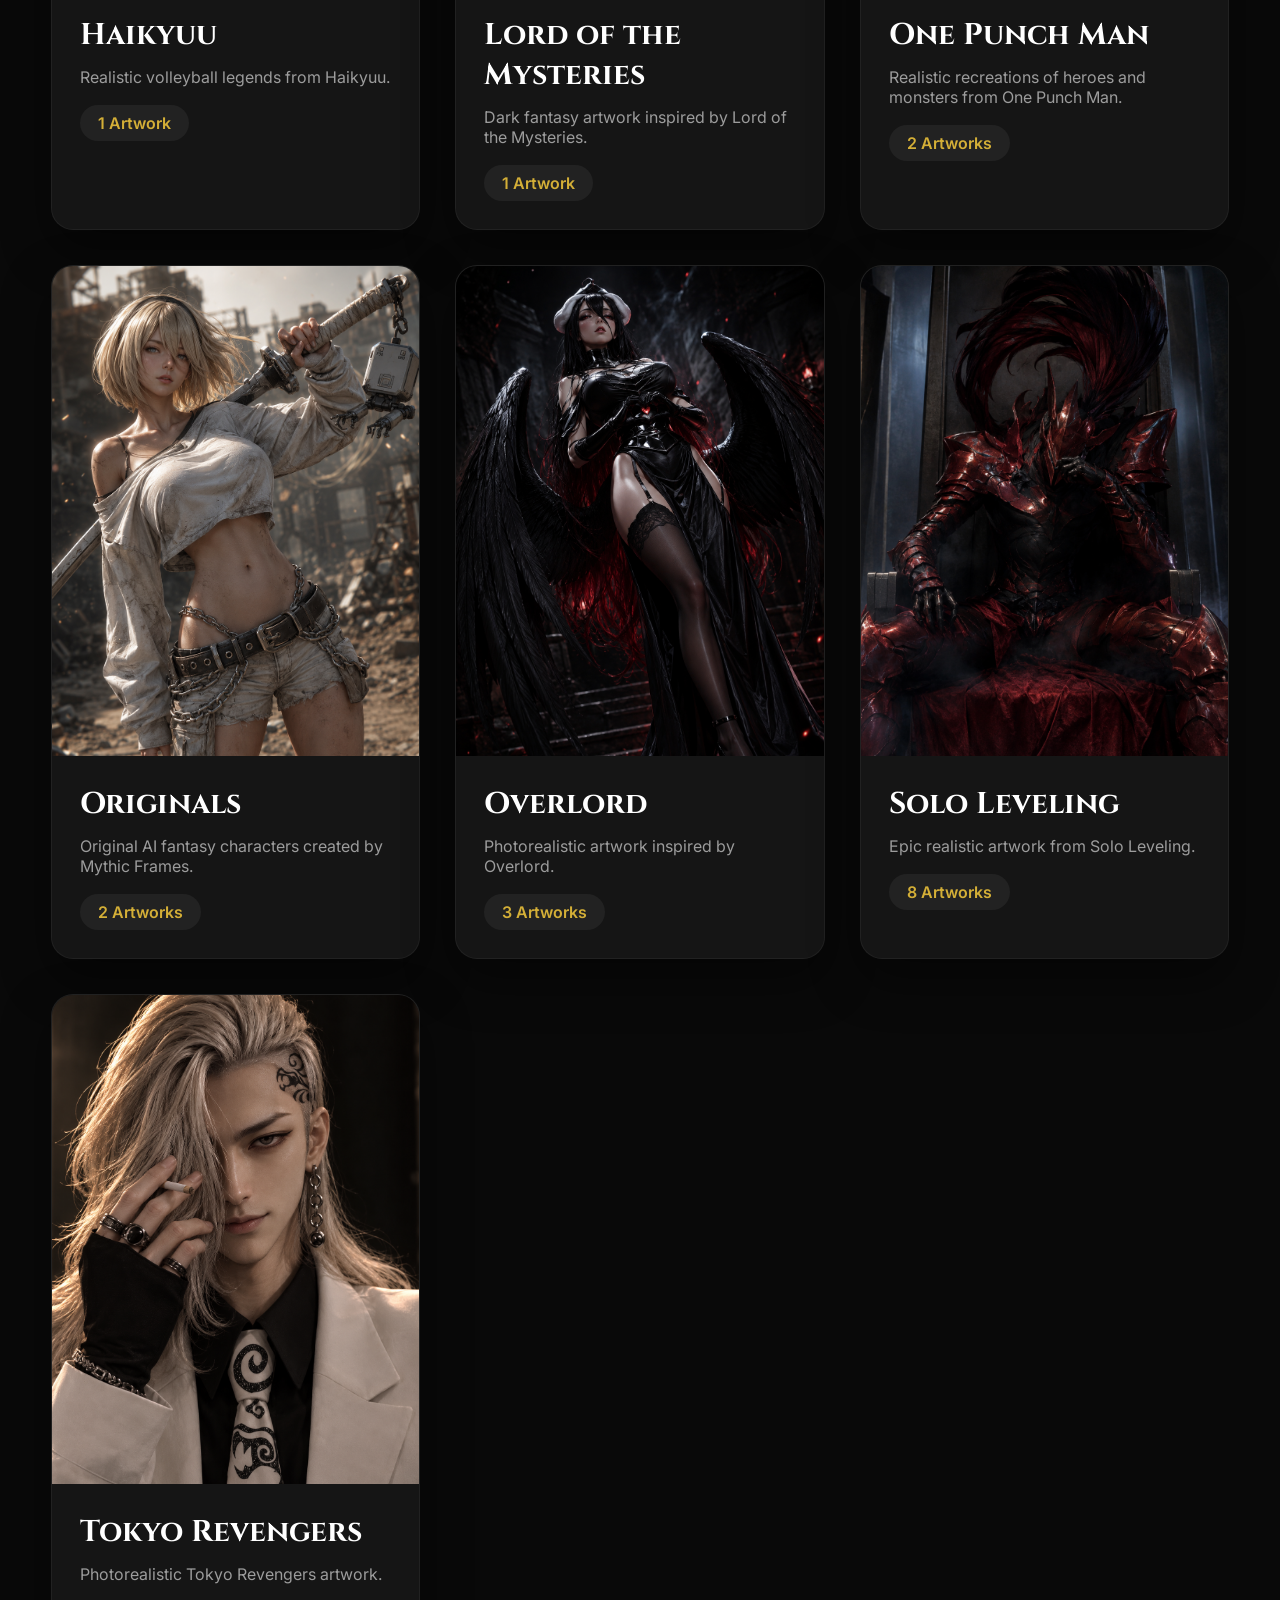
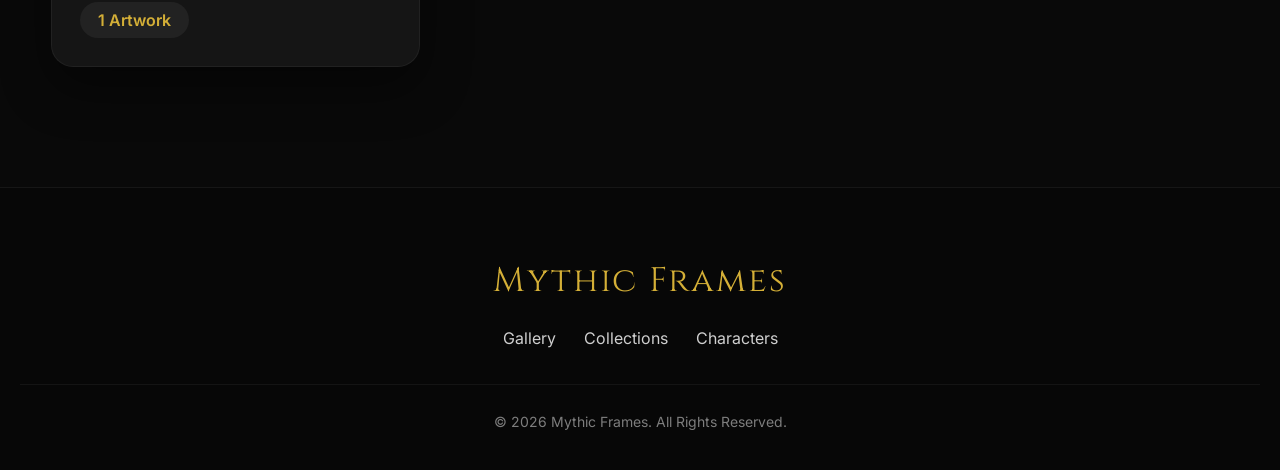
<file: collections.html>
<!DOCTYPE html>
<html lang="en">

<head>

    <meta charset="UTF-8">

    <meta
        name="viewport"
        content="width=device-width, initial-scale=1.0">

    <title>Collections | Mythic Frames</title>

    <meta
        name="description"
        content="Browse every Anime, Manhwa, Fantasy, and Original Character collection available on Mythic Frames. Explore complete series in cinematic AI realism.">

    <meta
        name="keywords"
        content="Anime Collections, Manhwa Collections, Fantasy Art, AI Artwork, Character Collections, Mythic Frames, Realistic Anime">

    <meta
        name="author"
        content="Mythic Frames">

    <meta
        name="theme-color"
        content="#090909">

    <meta
        name="color-scheme"
        content="dark">

    <!-- Open Graph -->

    <meta
        property="og:type"
        content="website">

    <meta
        property="og:site_name"
        content="Mythic Frames">

    <meta
        property="og:title"
        content="Collections | Mythic Frames">

    <meta
        property="og:description"
        content="Explore complete Anime, Manhwa, Fantasy, and Original Character collections recreated with cinematic AI realism.">

    <meta
        property="og:image"
        content="assets/logo/website-banner.png">

    <meta
        property="og:url"
        content="collections.html">

    <!-- Twitter -->

    <meta
        name="twitter:card"
        content="summary_large_image">

    <meta
        name="twitter:title"
        content="Collections | Mythic Frames">

    <meta
        name="twitter:description"
        content="Browse complete AI artwork collections from Mythic Frames.">

    <meta
        name="twitter:image"
        content="assets/logo/website-banner.png">

    <!-- Manifest -->

    <link
        rel="manifest"
        href="manifest.json">

   <!-- Favicon -->

<link
    rel="icon"
    type="image/png"
    href="./assets/logo/favicon.png">

    <!-- Google Fonts -->

    <link
        rel="preconnect"
        href="https://fonts.googleapis.com">

    <link
        rel="preconnect"
        href="https://fonts.gstatic.com"
        crossorigin>

    <link
        href="https://fonts.googleapis.com/css2?family=Cinzel:wght@500;700&family=Inter:wght@300;400;500;600&display=swap"
        rel="stylesheet">

    <!-- Styles -->

    <link
        rel="stylesheet"
        href="css/style.css">

</head>

<!-- ================= TOAST ================= -->

<div id="toast" class="toast">
    <span id="toastIcon">✓</span>
    <span id="toastText">Done</span>
</div>

<body>

<header>

    <nav class="navbar">

        <a href="index.html" class="logo">

            Mythic Frames

        </a>

        <!-- Desktop Navigation -->

        <ul class="nav-links desktop-nav">

            <li><a href="index.html">Home</a></li>

            <li><a href="gallery.html">Gallery</a></li>

            <li><a href="collections.html">Collections</a></li>

            <li><a href="characters.html">Characters</a></li>

            <li><a href="#about">About</a></li>

        </ul>

        <div class="nav-buttons desktop-nav">

            <input
                type="text"
                placeholder="Search artwork..."
                aria-label="Search artwork">

            <a
                href="gallery.html"
                class="nav-explore-btn">

                Explore

            </a>

        </div>

        <!-- Mobile Toggle -->

        <button
            class="menu-toggle"
            id="menuToggle"
            aria-label="Open navigation menu"
            aria-expanded="false">

            ☰

        </button>

    </nav>

    <!-- Mobile Menu -->

    <div
        class="mobile-menu"
        id="mobileMenu">

        <ul class="mobile-nav-links">

            <li><a href="index.html">Home</a></li>

            <li><a href="gallery.html">Gallery</a></li>

            <li><a href="collections.html">Collections</a></li>

            <li><a href="characters.html">Characters</a></li>

            <li><a href="#about">About</a></li>

        </ul>

        <div class="mobile-nav-buttons">

             <input type="text" id="search" placeholder="Search artwork..." aria-label="Search artwork">
                <a
                    href="https://in.pinterest.com/mythic_frames/?invite_code=062c7008dd814f44abd65669552c20bd&sender=1099793308911688834"
                    target="_blank"
                    rel="noopener noreferrer"
                    class="nav-explore-btn">
                    Pinterest
                </a>

             <a
                href="gallery.html"
                class="nav-explore-btn">

                Explore

             </a>
              <div class="nav-buttons">
                
            </div>>
        </div>

    </div>

</header>

<section class="collections-page">

<h1>

Collections

</h1>

<p>

Browse every anime, manhwa and original series.

</p>

<div id="collectionsGrid"
class="collections-grid">

</div>

</section>

<footer>

<div class="footer-logo">

Mythic Frames

</div>

<div class="footer-links">

<a href="gallery.html">Gallery</a>

<a href="collections.html">Collections</a>

<a href="characters.html">Characters</a>

</div>

<p>

© 2026 Mythic Frames

</p>

</footer>

<script src="js/toast.js"></script>
<script src="js/collections.js"></script>
<script src="js/script.js"></script>

</body>

</html>
</file>
<file: css/style.css>
:root{
    --bg:#090909;
    --surface:#121212;
    --surface2:#1b1b1b;
    --gold:#d4af37;
    --white:#ffffff;
    --gray:#b5b5b5;
    --radius:18px;
    --transition:.35s ease;
    --shadow:0 20px 50px rgba(0,0,0,.45);
}

*{
    margin:0;
    padding:0;
    box-sizing:border-box;
}

html{
    scroll-behavior:smooth;
}

body{
    background:var(--bg);
    color:var(--white);
    font-family:Inter,sans-serif;
    overflow-x:hidden;
}

img{
    display:block;
    max-width:100%;
    height:auto;
}

a{
    color:inherit;
    text-decoration:none;
}

button{
    cursor:pointer;
    border:none;
    transition:var(--transition);
    font:inherit;
    background:none;
}

section{
    width:min(1400px,92%);
    margin:auto;
    padding:110px 0;
}

/* =========================================================
   NAVBAR
========================================================= */

header{
    position:fixed;
    top:0;
    left:0;
    width:100%;
    z-index:1000;

    backdrop-filter:blur(18px);
    background:rgba(8,8,8,.45);

    border-bottom:1px solid rgba(255,255,255,.06);

    transition:var(--transition);
}

header.scrolled{
    background:rgba(8,8,8,.92);
    box-shadow:0 12px 40px rgba(0,0,0,.45);
}

.navbar{

    width:min(1400px,92%);
    height:80px;

    margin:auto;

    display:flex;
    justify-content:space-between;
    align-items:center;

    gap:30px;

}

.logo{

    font-family:Cinzel,serif;
    font-size:30px;
    letter-spacing:2px;

    color:var(--gold);

    white-space:nowrap;

}

.nav-links{

    display:flex;
    align-items:center;
    gap:42px;

    list-style:none;

}

.nav-links a{

    color:#ededed;

    transition:.3s;

}

.nav-links a:hover{

    color:var(--gold);

}

.nav-buttons{

    display:flex;
    align-items:center;
    gap:12px;

}

.nav-buttons input{

    width:240px;

    padding:12px 18px;

    border-radius:999px;

    background:rgba(255,255,255,.05);

    color:#fff;

    border:1px solid rgba(255,255,255,.08);

    outline:none;

}

.nav-buttons input::placeholder{

    color:#999;

}

.nav-explore-btn{

    display:flex;
    justify-content:center;
    align-items:center;

    padding:12px 26px;

    border-radius:999px;

    background:var(--gold);

    color:#111;

    font-weight:600;

    transition:var(--transition);

}

.nav-explore-btn:hover{

    transform:translateY(-3px);

}

/* =========================================================
   HERO
========================================================= */

.hero{
    min-height:100vh;
    width:100%;
    position:relative;
    display:flex;
    align-items:center;
    justify-content:center;
    text-align:center;
    overflow:hidden;
    background:
        linear-gradient(rgba(0,0,0,.58), rgba(0,0,0,.84)),
        url("../assets/images/overlord/Albedo-flowers.png");
    background-position:center top;
    background-repeat:no-repeat;
    background-size:cover;
}

.overlay{
    position:absolute;
    inset:0;
    background:linear-gradient(rgba(0,0,0,.55), rgba(0,0,0,.75));
}

.hero-content{
    position:relative;
    max-width:900px;
    z-index:5;
    padding-top:80px;
}

.hero h1{
    font-family:Cinzel,serif;
    font-size:78px;
    line-height:1.1;
    margin-bottom:28px;
}

.hero p{
    font-size:22px;
    color:var(--gray);
    margin-bottom:45px;
}

.hero-buttons{
    display:flex;
    justify-content:center;
    gap:18px;
    flex-wrap:wrap;
}

.primary{
    background:linear-gradient(135deg,#f4d86d,#d4af37);
    color:#111;
    padding:18px 42px;
    font-weight:700;
    box-shadow:0 15px 40px rgba(212,175,55,.22);
    border-radius:999px;
}

.secondary{
    background:transparent;
    color:white;
    border:1px solid rgba(255,255,255,.25);
    padding:18px 42px;
    border-radius:999px;
}

.primary:hover,
.secondary:hover{
    transform:translateY(-4px);
}

/* =========================================================
   HEADINGS
========================================================= */

h2{
    font-family:Cinzel,serif;
    font-size:48px;
    text-align:center;
    margin-bottom:60px;
}

/* =========================================================
   FEATURED
========================================================= */

.featured-grid{
    display:grid;
    grid-template-columns:repeat(auto-fit,minmax(320px,1fr));
    gap:32px;
}

.featured-card{
    background:linear-gradient(180deg,#171717,#101010);
    border-radius:22px;
    overflow:hidden;
    box-shadow:0 20px 60px rgba(0,0,0,.45);
    border:1px solid rgba(255,255,255,.06);
    transition:.35s ease;
    display:block;
}

.featured-card:hover{
    transform:translateY(-8px);
    box-shadow:0 30px 80px rgba(0,0,0,.6);
}

.featured-card img{
    width:100%;
    height:auto;
    display:block;
    object-fit:contain;
    background:#0c0c0c;
}

.card-info{
    padding:22px;
}

.card-info h3{
    font-size:24px;
    margin-bottom:8px;
}

.card-info span{
    color:#a8a8a8;
    font-size:15px;
}

/* =========================================================
   COLLECTIONS (HOME)
========================================================= */

.collection-list{
    display:flex;
    flex-wrap:wrap;
    justify-content:center;
    gap:18px;
}

.collection{
    padding:16px 30px;
    border-radius:50px;
    background:#181818;
    transition:.3s;
    border:1px solid rgba(255,255,255,.04);
}

.collection:hover{
    background:var(--gold);
    color:black;
    transform:translateY(-3px);
}

/* =========================================================
   MASONRY / GALLERY GRID
========================================================= */

.masonry{
    columns:4 320px;
    column-gap:22px;
}

.masonry img{
    width:100%;
    height:auto;
    display:block;
    margin-bottom:22px;
    border-radius:18px;
    break-inside:avoid;
    cursor:pointer;
    transition:.35s ease;
    box-shadow:0 12px 30px rgba(0,0,0,.35);
}

.masonry img:hover{
    transform:translateY(-8px) scale(1.02);
    box-shadow:0 25px 60px rgba(0,0,0,.55);
}

.gallery-card{
    break-inside:avoid;
    margin-bottom:22px;
    overflow:hidden;
    border-radius:18px;
    background:#111;
    transition:.3s;
    box-shadow:0 10px 30px rgba(0,0,0,.35);
    border:1px solid rgba(255,255,255,.06);
}

.gallery-card:hover{
    transform:translateY(-8px);
}

.gallery-card img{
    width:100%;
    height:auto;
    display:block;
}

.gallery-info{
    padding:18px;
}

.gallery-info h3{
    font-size:18px;
    margin-bottom:6px;
}

.gallery-info span{
    color:#999;
    font-size:14px;
}

.gallery-link{
    display:block;
    break-inside:avoid;
    margin-bottom:22px;
}

/* =========================================================
   GALLERY PAGE
========================================================= */

.gallery-page{
    padding-top:140px;
    width:min(1400px,92%);
    margin:auto;
}

.gallery-header{
    text-align:center;
    margin-bottom:28px;
}

.gallery-page h1{
    text-align:center;
    font-family:Cinzel,serif;
    font-size:60px;
    margin-bottom:18px;
}

.gallery-header p{
    color:var(--gray);
    max-width:760px;
    margin:0 auto;
    line-height:1.8;
    font-size:18px;
}

.gallery-controls{
    display:flex;
    flex-wrap:wrap;
    justify-content:center;
    gap:18px;
    margin:40px 0 50px;
}

.gallery-controls input,
.gallery-controls select{
    background:#181818;
    color:white;
    border:1px solid rgba(255,255,255,.08);
    border-radius:12px;
    padding:14px 18px;
    font-size:15px;
    outline:none;
}

.gallery-controls input{
    min-width:240px;
}

.gallery-controls select{
    min-width:180px;
}

.no-results{
    width:100%;
    text-align:center;
    padding:60px 20px;
    color:#bcbcbc;
}

.no-results h2{
    margin-bottom:12px;
    font-size:34px;
}

.no-results p{
    color:#8f8f8f;
}

/* =========================================================
   ARTWORK PAGE
========================================================= */

.artwork-page{
    width:min(1500px,92%);
    margin:auto;
    padding-top:140px;
    padding-bottom:120px;
}

.breadcrumbs{
    display:flex;
    align-items:center;
    flex-wrap:wrap;
    gap:10px;
    margin-bottom:45px;
    color:#9f9f9f;
    font-size:14px;
}

.breadcrumbs a{
    transition:.3s;
}

.breadcrumbs a:hover{
    color:var(--gold);
}

.artwork-layout{
    display:grid;
    grid-template-columns:1.35fr .85fr;
    gap:60px;
    align-items:start;
}

.artwork-media{
    position:sticky;
    top:110px;
}

.artwork-image-wrap{
    background:linear-gradient(180deg,#171717,#111);
    border-radius:24px;
    padding:18px;
    border:1px solid rgba(255,255,255,.06);
    box-shadow:0 30px 80px rgba(0,0,0,.45);
}

.artwork-image-wrap img{
    width:100%;
    height:auto;
    display:block;
    border-radius:18px;
    cursor:zoom-in;
}

.artwork-info{
    display:flex;
    flex-direction:column;
    gap:28px;
}

.artwork-badges{
    display:flex;
    gap:12px;
    flex-wrap:wrap;
}

.badge{
    padding:8px 18px;
    border-radius:50px;
    background:#1d1d1d;
    color:#cfcfcf;
    font-size:13px;
    letter-spacing:.4px;
}

.badge-featured{
    background:rgba(212,175,55,.15);
    color:var(--gold);
}

.badge-new{
    background:rgba(91,198,104,.18);
    color:#7CFF8C;
}

.artwork-info h1{
    font-family:Cinzel,serif;
    font-size:58px;
    line-height:1.1;
}

.artwork-subtitle{
    font-size:22px;
    color:var(--gold);
}

.artwork-description{
    color:#b7b7b7;
    line-height:1.9;
    font-size:17px;
}

.info-grid{
    display:grid;
    grid-template-columns:repeat(2,1fr);
    gap:18px;
}

.info-card{
    background:#151515;
    padding:20px;
    border-radius:18px;
    border:1px solid rgba(255,255,255,.05);
}

.info-card span{
    display:block;
    color:#888;
    font-size:13px;
    margin-bottom:10px;
    text-transform:uppercase;
    letter-spacing:1px;
}

.info-card strong{
    font-size:17px;
    font-weight:600;
}

.tag-section h3,
.color-section h3,
.section-heading h2{
    margin-bottom:18px;
    font-size:22px;
}

.section-heading{
    text-align:center;
    margin-bottom:32px;
}

.section-heading p{
    color:var(--gray);
    margin-top:-30px;
}

.tag-list,
.color-list{
    display:flex;
    flex-wrap:wrap;
    gap:12px;
}

.tag-list span{
    padding:10px 18px;
    border-radius:50px;
    background:#1a1a1a;
    color:#d8d8d8;
    border:1px solid rgba(255,255,255,.05);
    transition:.3s;
}

.tag-list span:hover{
    background:var(--gold);
    color:black;
}

.color-list span{
    padding:10px 18px;
    border-radius:50px;
    background:#141414;
    border:1px solid rgba(255,255,255,.05);
    color:#dcdcdc;
}

/* =========================================================
   ARTWORK ACTIONS
========================================================= */

.artwork-actions{
    display:flex;
    flex-direction:column;
    gap:14px;
    margin-top:12px;
}

.artwork-actions-row{
    display:grid;
    grid-template-columns:1fr 1fr;
    gap:14px;
}

.artwork-actions a,
.artwork-actions button{
    width:100%;
    height:58px;

    display:flex;
    align-items:center;
    justify-content:center;

    border-radius:16px;

    font-size:15px;
    font-weight:600;

    transition:var(--transition);

    text-decoration:none;

    border:1px solid rgba(255,255,255,.08);
}

/* Primary */

#characterButton{

    background:linear-gradient(135deg,#f6d96c,#d4af37);
    color:#111;

    border:none;

    box-shadow:0 12px 30px rgba(212,175,55,.25);

}

/* Secondary Buttons */

#downloadButton,
#shareButton,
#pinterestLink{

    background:#171717;
    color:#f4f4f4;

}

/* Full Width Buttons */

#shareButton,
#pinterestLink{

    width:100%;

}

/* Hover */

#characterButton:hover{

    transform:translateY(-3px);

    box-shadow:0 18px 40px rgba(212,175,55,.35);

}

#downloadButton:hover,
#shareButton:hover,
#pinterestLink:hover{

    background:#202020;

    border-color:rgba(212,175,55,.4);

    color:var(--gold);

    transform:translateY(-3px);

}

/* Active */

.artwork-actions a:active,
.artwork-actions button:active{

    transform:scale(.98);

}

/* Mobile */

@media(max-width:700px){

    .artwork-actions-row{

        grid-template-columns:1fr;

    }

}

.artwork-nav{
    display:flex;
    justify-content:space-between;
    gap:20px;
}

.nav-arrow{
    flex:1;
    padding:18px;
    border-radius:16px;
    background:#171717;
    color:white;
    border:1px solid rgba(255,255,255,.06);
    transition:.3s;
}

.nav-arrow:hover{
    background:var(--gold);
    color:black;
}

.nav-arrow:disabled{
    opacity:.45;
    cursor:not-allowed;
    transform:none;
}

.related-section{
    margin-top:130px;
}

.related-grid{
    display:grid;
    grid-template-columns:repeat(auto-fit,minmax(260px,1fr));
    gap:28px;
}

.related-card{
    display:block;
    overflow:hidden;
    border-radius:20px;
    background:#141414;
    transition:.35s;
    box-shadow:0 15px 45px rgba(0,0,0,.35);
}

.related-card:hover{
    transform:translateY(-8px);
}

.related-card img{
    width:100%;
    display:block;
}

.related-info{
    padding:18px;
}

.related-info h3{
    margin-bottom:8px;
    font-size:20px;
}

.related-info span{
    color:#a5a5a5;
}

/* =========================================================
   COLLECTIONS PAGE
========================================================= */

.collections-page{
    padding-top:150px;
    width:min(1400px,92%);
    margin:auto;
    padding-bottom:120px;
}

.collections-page h1{
    font-family:Cinzel,serif;
    font-size:64px;
    text-align:center;
    margin-bottom:12px;
}

.collections-page p{
    text-align:center;
    color:var(--gray);
    margin-bottom:60px;
}

.collections-grid{
    display:grid;
    grid-template-columns:repeat(auto-fit,minmax(320px,1fr));
    gap:35px;
}

.collection-card{
    background:#151515;
    border-radius:22px;
    overflow:hidden;
    transition:.35s;
    box-shadow:0 20px 50px rgba(0,0,0,.45);
    border:1px solid rgba(255,255,255,.05);
    display:block;
}

.collection-card:hover{
    transform:translateY(-10px);
}

.collection-card img{
    width:100%;
    aspect-ratio:3/4;
    object-fit:cover;
    object-position:center top;
    display:block;
}

.collection-content{
    padding:28px;
}

.collection-content h2{
    font-size:30px;
    margin-bottom:12px;
    text-align:left;
}

.collection-content p{
    text-align:left;
    margin:0;
    color:#9c9c9c;
}

.collection-count{
    margin-top:18px;
    display:inline-block;
    padding:8px 18px;
    background:#222;
    border-radius:40px;
    color:var(--gold);
    font-weight:600;
}

/* =========================================================
   CHARACTERS PAGE
========================================================= */

.characters-page{
    width:min(1400px,92%);
    margin:auto;
    padding:150px 0 120px;
}

.characters-page h1{
    font-family:Cinzel,serif;
    font-size:64px;
    text-align:center;
    margin-bottom:15px;
}

.characters-page p{
    text-align:center;
    color:var(--gray);
    margin-bottom:60px;
}

.characters-grid{
    display:grid;
    grid-template-columns:repeat(auto-fit,minmax(280px,1fr));
    gap:35px;
}

.character-card{
    background:#151515;
    border-radius:22px;
    overflow:hidden;
    transition:.35s;
    text-decoration:none;
    color:white;
    box-shadow:0 20px 50px rgba(0,0,0,.4);
    display:block;
    border:1px solid rgba(255,255,255,.05);
}

.character-card:hover{
    transform:translateY(-10px);
}

.character-card img{
    width:100%;
    height:360px;
    object-fit:cover;
    object-position:top center;
    transition:.4s;
}

.character-card:hover img{
    transform:scale(1.05);
}

.character-content{
    padding:25px;
}

.character-content h2{
    font-size:28px;
    margin-bottom:8px;
    text-align:left;
}

.character-content p{
    margin:0;
    color:#aaa;
    text-align:left;
}

.character-count{
    display:inline-block;
    margin-top:18px;
    padding:8px 18px;
    border-radius:30px;
    background:#222;
    color:var(--gold);
    font-weight:600;
}

/* =========================================================
   CHARACTER PAGE
========================================================= */

.character-page{
    width:min(1500px,92%);
    margin:auto;

    padding-top:140px;
    padding-bottom:120px;
}


/* =========================================================
   CHARACTER HERO
========================================================= */

.character-hero{

    display:grid;

    grid-template-columns:1.05fr .95fr;

    gap:60px;

    align-items:start;

    margin-bottom:120px;

}


/* =========================================================
   CHARACTER MEDIA
========================================================= */

.character-media{

    position:sticky;

    top:110px;

}

.character-image-wrap{

    background:linear-gradient(
        180deg,
        #171717,
        #111
    );

    border-radius:24px;

    padding:18px;

    border:1px solid rgba(255,255,255,.06);

    box-shadow:
        0 30px 80px rgba(0,0,0,.45);

}

.character-image-wrap img{

    width:100%;

    height:auto;

    display:block;

    border-radius:18px;

    object-fit:contain;

}


/* =========================================================
   CHARACTER INFORMATION
========================================================= */

.character-info{

    display:flex;

    flex-direction:column;

    gap:26px;

    padding-top:5px;

}


/* =========================================================
   CHARACTER BADGES
========================================================= */

.character-badges{

    display:flex;

    flex-wrap:wrap;

    gap:12px;

}

.character-badges .badge{

    width:max-content;

}


/* =========================================================
   CHARACTER TITLE
========================================================= */

.character-info h1{

    font-family:Cinzel,serif;

    font-size:58px;

    line-height:1.08;

    letter-spacing:.2px;

    margin:0;

}


.character-subtitle{

    font-size:22px;

    line-height:1.4;

    color:var(--gold);

    margin:0;

}


.character-description{

    color:#b7b7b7;

    line-height:1.9;

    font-size:17px;

    max-width:720px;

    margin:0;

}


/* =========================================================
   CHARACTER INFO GRID
========================================================= */

.character-info .info-grid{

    display:grid;

    grid-template-columns:repeat(2,1fr);

    gap:18px;

}


.character-info .info-card{

    background:#151515;

    padding:20px;

    min-height:92px;

    display:flex;

    flex-direction:column;

    justify-content:center;

    border-radius:18px;

    border:1px solid rgba(255,255,255,.05);

    transition:.3s ease;

}


.character-info .info-card:hover{

    border-color:rgba(212,175,55,.2);

    background:#181818;

}


.character-info .info-card span{

    display:block;

    color:#888;

    font-size:12px;

    margin-bottom:9px;

    text-transform:uppercase;

    letter-spacing:1px;

}


.character-info .info-card strong{

    font-size:16px;

    font-weight:600;

    color:#f2f2f2;

    line-height:1.4;

}


/* =========================================================
   CHARACTER TAGS
========================================================= */

.character-info .tag-section{

    margin-top:2px;

}


.character-info .tag-section h3{

    font-size:20px;

    margin-bottom:14px;

}


.character-info .tag-list{

    display:flex;

    flex-wrap:wrap;

    gap:10px;

}


.character-info .tag-list span{

    padding:9px 16px;

    border-radius:999px;

    background:#1a1a1a;

    color:#d8d8d8;

    border:1px solid rgba(255,255,255,.05);

    font-size:13px;

    transition:.3s ease;

}


.character-info .tag-list span:hover{

    background:var(--gold);

    color:#000;

    border-color:var(--gold);

}


/* =========================================================
   CHARACTER ACTIONS
========================================================= */

.character-info .artwork-actions{

    display:flex;

    flex-direction:column;

    gap:14px;

    margin-top:2px;

}


.character-info .artwork-actions-row{

    display:grid;

    grid-template-columns:1fr;

    gap:14px;

    width:100%;

}


/* All character action elements */

.character-info .artwork-actions a,
.character-info .artwork-actions button{

    width:100%;

    min-height:58px;

    display:flex;

    align-items:center;

    justify-content:center;

    padding:0 20px;

    border-radius:16px;

    font-family:Inter,sans-serif;

    font-size:15px;

    font-weight:600;

    line-height:1;

    text-decoration:none;

    cursor:pointer;

    transition:
        transform .3s ease,
        background .3s ease,
        border-color .3s ease,
        color .3s ease,
        box-shadow .3s ease;

    box-sizing:border-box;

}

/* =========================================================
   CHARACTER HERO BUTTONS
========================================================= */

.character-info .hero-buttons{
    display:flex;
    flex-direction:column;
    gap:14px;
    width:100%;
}

.character-info .hero-buttons a,
.character-info .hero-buttons button{
    width:100%;
    min-height:58px;

    display:flex;
    align-items:center;
    justify-content:center;

    padding:0 20px;

    border-radius:16px;

    box-sizing:border-box;

    white-space:nowrap;
}


/* =========================================================
   VIEW ARTWORK
========================================================= */

#galleryButton{

    background:
        linear-gradient(
            135deg,
            #f6d96c,
            #d4af37
        );

    color:#111;

    border:1px solid transparent;

    box-shadow:
        0 12px 30px rgba(212,175,55,.22);

}


#galleryButton:hover{

    transform:translateY(-3px);

    box-shadow:
        0 18px 40px rgba(212,175,55,.35);

}


/* =========================================================
   DOWNLOAD
========================================================= */

#downloadCharacter{

    background:#171717;

    color:#f4f4f4;

    border:1px solid rgba(255,255,255,.08);

}


#downloadCharacter:hover{

    background:#202020;

    color:var(--gold);

    border-color:rgba(212,175,55,.4);

    transform:translateY(-3px);

}


/* =========================================================
   SHARE
========================================================= */

#shareCharacter{

    background:#171717;

    color:#f4f4f4;

    border:1px solid rgba(255,255,255,.08);

}


#shareCharacter:hover{

    background:#202020;

    color:var(--gold);

    border-color:rgba(212,175,55,.4);

    transform:translateY(-3px);

}


/* =========================================================
   PINTEREST
========================================================= */

#pinterestCharacter{

    background:#171717;

    color:#f4f4f4;

    border:1px solid rgba(255,255,255,.08);

}


#pinterestCharacter:hover{

    background:#202020;

    color:var(--gold);

    border-color:rgba(212,175,55,.4);

    transform:translateY(-3px);

}


/* =========================================================
   COLLECTION
========================================================= */

#collectionButton{

    background:#171717;

    color:#f4f4f4;

    border:1px solid rgba(255,255,255,.08);

}


#collectionButton:hover{

    background:#202020;

    color:var(--gold);

    border-color:rgba(212,175,55,.4);

    transform:translateY(-3px);

}


/* =========================================================
   ACTION PRESS
========================================================= */

.character-info .artwork-actions a:active,
.character-info .artwork-actions button:active{

    transform:scale(.98);

}


/* =========================================================
   SIMILAR CHARACTERS
========================================================= */

#relatedSection{

    width:100%;

    margin-top:40px;

}


#relatedSection .section-heading{

    margin-bottom:42px;

}


#relatedSection .section-heading h2{

    font-family:Cinzel,serif;

    font-size:42px;

    margin-bottom:16px;

}


#relatedSection .section-heading p{

    color:var(--gray);

    margin:0;

    font-size:16px;

}


#relatedCharacters{

    display:grid;

    grid-template-columns:
        repeat(
            auto-fit,
            minmax(240px,1fr)
        );

    gap:28px;

}


/* =========================================================
   SIMILAR CHARACTER CARDS
========================================================= */

#relatedCharacters .featured-card{

    background:
        linear-gradient(
            180deg,
            #171717,
            #101010
        );

    border-radius:20px;

    overflow:hidden;

    border:1px solid rgba(255,255,255,.06);

    box-shadow:
        0 18px 50px rgba(0,0,0,.4);

    transition:.35s ease;

}


#relatedCharacters .featured-card:hover{

    transform:translateY(-8px);

    box-shadow:
        0 28px 70px rgba(0,0,0,.55);

}


#relatedCharacters .featured-card img{

    width:100%;

    height:auto;

    display:block;

    object-fit:contain;

    background:#0c0c0c;

}


#relatedCharacters .card-info{

    padding:20px;

}


#relatedCharacters .card-info h3{

    font-size:21px;

    margin-bottom:7px;

}


#relatedCharacters .card-info span{

    color:#999;

    font-size:14px;

}
/* =========================================================
   LIGHTBOX
========================================================= */

.lightbox{
    position:fixed;
    inset:0;
    background:rgba(0,0,0,.95);
    backdrop-filter:blur(12px);
    display:flex;
    justify-content:center;
    align-items:center;
    opacity:0;
    visibility:hidden;
    transition:.3s ease;
    z-index:99999;
    padding:24px;
}

.lightbox.active{
    opacity:1;
    visibility:visible;
}

.lightbox img{
    max-width:90vw;
    max-height:90vh;
    width:auto;
    height:auto;
    object-fit:contain;
    border-radius:18px;
    box-shadow:0 30px 80px rgba(0,0,0,.7);
}

.lightbox-close{
    position:absolute;
    top:28px;
    right:34px;
    width:52px;
    height:52px;
    border-radius:50%;
    background:#181818;
    color:white;
    font-size:24px;
    display:flex;
    align-items:center;
    justify-content:center;
    border:1px solid rgba(255,255,255,.08);
}

.lightbox-close:hover{
    background:var(--gold);
    color:#000;
}

/* =========================================================
   CTA
========================================================= */

.cta{

    width:100%;
    margin-top:120px;
    padding:110px 20px;

    background:
        linear-gradient(rgba(8,8,8,.82),rgba(8,8,8,.92)),
        radial-gradient(circle at center,rgba(212,175,55,.12),transparent 70%);

    border-top:1px solid rgba(255,255,255,.05);
    border-bottom:1px solid rgba(255,255,255,.05);

    text-align:center;

}

.cta h2{

    font-family:Cinzel,serif;
    font-size:52px;
    margin-bottom:20px;

}

.cta p{

    max-width:700px;
    margin:0 auto 40px;

    color:var(--gray);

    font-size:18px;
    line-height:1.8;

}

.cta .primary{

    min-width:230px;

}

/* =========================================================
   FOOTER
========================================================= */

footer{

    background:#070707;

    border-top:1px solid rgba(255,255,255,.06);

    padding:70px 20px 40px;

    text-align:center;

}

.footer-logo{

    font-family:Cinzel,serif;

    font-size:34px;

    color:var(--gold);

    letter-spacing:2px;

    margin-bottom:24px;

}

.footer-description{

    max-width:650px;

    margin:0 auto 40px;

    color:var(--gray);

    line-height:1.8;

}

.footer-links{

    display:flex;

    justify-content:center;

    flex-wrap:wrap;

    gap:28px;

    margin-bottom:36px;

}

.footer-links a{

    color:#cfcfcf;

    transition:var(--transition);

}

.footer-links a:hover{

    color:var(--gold);

}

.footer-social{

    display:flex;

    justify-content:center;

    gap:18px;

    margin-bottom:35px;

}

.footer-social a{

    width:48px;

    height:48px;

    display:flex;

    justify-content:center;

    align-items:center;

    border-radius:50%;

    background:#131313;

    border:1px solid rgba(255,255,255,.05);

    transition:var(--transition);

}

.footer-social a:hover{

    background:var(--gold);

    color:#000;

    transform:translateY(-4px);

}

footer p{

    color:#7d7d7d;

    font-size:14px;

    border-top:1px solid rgba(255,255,255,.05);

    padding-top:28px;

}

/* =========================================================
   SCROLL TO TOP
========================================================= */

.scroll-top{
    position:fixed;

    right:24px;
    bottom:24px;

    width:52px;
    height:52px;

    display:flex;
    align-items:center;
    justify-content:center;

    background:#171717;
    color:var(--gold);

    border:1px solid rgba(212,175,55,.35);
    border-radius:50%;

    font-size:24px;
    font-weight:600;
    line-height:1;

    opacity:0;
    visibility:hidden;

    transform:translateY(12px);

    transition:
        opacity .3s ease,
        visibility .3s ease,
        transform .3s ease,
        background .3s ease,
        color .3s ease;

    z-index:9998;

    box-shadow:0 10px 30px rgba(0,0,0,.45);
}

.scroll-top.show{
    opacity:1;
    visibility:visible;
    transform:translateY(0);
}

.scroll-top:hover{
    background:var(--gold);
    color:#111;

    transform:translateY(-3px);
}

.scroll-top:active{
    transform:translateY(0) scale(.95);
}

/* =========================================================
   TOAST
========================================================= */

.toast{
    position:fixed;
    bottom:30px;
    right:30px;
    display:flex;
    align-items:center;
    gap:14px;
    padding:16px 24px;
    background:#171717;
    border:1px solid rgba(212,175,55,.3);
    border-radius:14px;
    color:#fff;
    font-weight:500;
    box-shadow:0 20px 60px rgba(0,0,0,.35);
    transform:translateY(120px);
    opacity:0;
    transition:.35s ease;
    z-index:99999;
}

.toast.show{
    transform:translateY(0);
    opacity:1;
}

#toastIcon{
    width:30px;
    height:30px;
    display:flex;
    align-items:center;
    justify-content:center;
    border-radius:50%;
    background:var(--gold);
    color:#000;
    font-weight:bold;
}

/* =========================================================
   404 PAGE
========================================================= */

.error-page{
    min-height:100vh;
    display:flex;
    justify-content:center;
    align-items:center;
    background:var(--bg);
}

.error-container{
    max-width:700px;
    text-align:center;
    padding:40px;
}

.error-container h1{
    font-size:9rem;
    color:var(--gold);
    margin-bottom:10px;
    font-family:Cinzel,serif;
}

.error-container h2{
    font-size:2rem;
    margin-bottom:20px;
}

.error-container p{
    color:var(--gray);
    margin-bottom:40px;
}

/* =========================================================
   ANIMATIONS
========================================================= */

.hidden{
    opacity:0;
    transform:translateY(40px);
    transition:.8s ease;
}

.show{
    opacity:1;
    transform:translateY(0);
}

/* =========================================================
   RESPONSIVE
========================================================= */

@media(max-width:1200px){

    .artwork-layout{
        grid-template-columns:1fr;
    }

    .artwork-media{
        position:relative;
        top:0;
    }

    .character-hero{

        grid-template-columns:1fr;

        gap:45px;

    }

    .character-media{

        position:relative;

        top:0;

        max-width:850px;

        width:100%;

        margin:auto;

    }

    .character-info{

        max-width:900px;

        width:100%;

        margin:auto;

    }

    .featured-grid{

        grid-template-columns:repeat(2,1fr);

    }

    .info-grid{

        grid-template-columns:repeat(2,1fr);

    }

    .masonry{

        columns:3 280px;

    }

}


@media(max-width:560px){
    .hero-buttons{
        flex-direction:column;
    }

    .hero{
        min-height:90vh;
    }

    .hero h1{
        font-size:34px;
    }

    h2{
        font-size:34px;
    }

    .masonry{
        columns:1;
    }

    .gallery-controls{
        gap:12px;
    }

    .gallery-controls input,
    .gallery-controls select{
        width:100%;
        min-width:unset;
    }

    .breadcrumbs{
        font-size:12px;
    }

    .artwork-info h1{
        font-size:34px;
    }

    .artwork-subtitle{
        font-size:18px;
    }

    .related-grid{
        grid-template-columns:1fr;
    }

    .character-content h1{
        font-size:34px;
    }

    .character-content h2{
        font-size:20px;
    }

    .error-container h1{
        font-size:6rem;
    }

    .toast{
        left:18px;
        right:18px;
        bottom:18px;
    }
}

/* =========================================================
   MOBILE MENU
========================================================= */

body.menu-open{

    overflow:hidden;

}

.menu-toggle{

    display:none;

    width:48px;
    height:48px;

    justify-content:center;
    align-items:center;

    font-size:30px;

    color:var(--gold);

    background:none;

    border:none;

    cursor:pointer;

    z-index:1002;

}

.mobile-menu{

    position:fixed;

    top:0;
    right:-100%;

    width:320px;
    max-width:85vw;

    height:100vh;

    background:#0c0c0c;

    display:flex;
    flex-direction:column;

    padding:110px 30px 40px;

    transition:.35s ease;

    z-index:1001;

    overflow-y:auto;

    box-shadow:-25px 0 70px rgba(0,0,0,.6);

}

.mobile-menu.active{

    right:0;

}

.mobile-nav-links{

    list-style:none;

    display:flex;
    flex-direction:column;

    gap:24px;

    margin-bottom:40px;

}

.mobile-nav-links a{

    color:#fff;

    font-size:18px;

    transition:.3s;

}

.mobile-nav-links a:hover{

    color:var(--gold);

}

.mobile-nav-buttons{

    display:flex;
    flex-direction:column;

    gap:18px;

}

.mobile-nav-buttons input{

    width:100%;

    padding:14px 18px;

    border-radius:999px;

    background:#171717;

    color:white;

    border:1px solid rgba(255,255,255,.08);

}

.mobile-nav-buttons .nav-explore-btn{

    width:100%;

}

/* =========================================================
   RESPONSIVE NAVBAR
========================================================= */


@media(min-width:769px){

    .mobile-menu{
        display:none !important;
    }

}

@media(min-width:769px){

    .mobile-menu{

        display:none !important;

    }

}

/* =========================================================
   MOBILE
========================================================= */

@media (max-width:768px){

    .scroll-top{
    right:18px;
    bottom:18px;
    width:48px;
    height:48px;
    font-size:22px;
    }

    header{
        position:fixed;
        top:0;
        left:0;
        width:100%;
    }

    .navbar{

        width:92%;
        margin:auto;

        height:72px;

        display:flex;
        justify-content:space-between;
        align-items:center;

    }

    .desktop-nav{
        display:none !important;
    }

    .menu-toggle{

        display:flex;
        align-items:center;
        justify-content:center;

        width:46px;
        height:46px;

        font-size:34px;

    }

    .logo{

        font-size:2rem;

    }

    .hero{

        min-height:100vh;
        padding:120px 24px 70px;

    }

    .hero-content{

        max-width:500px;
        margin:auto;
        padding-top:0;

    }

    .hero h1{

        font-size:3rem;
        line-height:1.1;

    }

    .hero p{

        font-size:1.1rem;

    }

    .hero-buttons{

        flex-direction:column;
        align-items:center;

        gap:18px;

        margin-top:35px;

    }

    .hero-buttons .primary,
    .hero-buttons .secondary{

        width:100%;
        max-width:320px;
        min-width:unset;


    }

    .featured-grid,
    .collections-grid,
    .characters-grid{

        grid-template-columns:1fr;

    }

    .gallery-controls{

        display:grid;
        grid-template-columns:1fr;

    }

    .info-grid{

        grid-template-columns:1fr;

    }

    .artwork-actions-row{

        grid-template-columns:1fr;

    }

    .artwork-nav{

        flex-direction:column;

    }

        /* =========================================
       CHARACTER PAGE MOBILE
    ========================================= */

    .character-page{
        width:92%;
        padding-top:110px;
        padding-bottom:80px;
    }

    .character-hero{
        grid-template-columns:1fr;
        gap:35px;
        margin-bottom:80px;
    }

    .character-media{
        position:relative;
        top:auto;
        width:100%;
        max-width:100%;
    }

    .character-image-wrap{
        padding:10px;
        border-radius:18px;
    }

    .character-image-wrap img{
        width:100%;
        border-radius:12px;
    }

    .character-info{
        width:100%;
        max-width:100%;
        gap:20px;
        padding-top:0;
    }

    .character-info h1{
        font-size:38px;
        line-height:1.1;
    }

    .character-subtitle{
        font-size:19px;
    }

    .character-description{
        font-size:15px;
        line-height:1.8;
    }

    .character-info .info-grid{
        grid-template-columns:1fr;
        gap:12px;
    }

    .character-info .info-card{
        min-height:78px;
        padding:17px;
    }

    .character-info .artwork-actions-row{
        grid-template-columns:1fr;
    }

    .character-info .artwork-actions a,
    .character-info .artwork-actions button{
        min-height:54px;
        border-radius:15px;
    }

    #relatedSection{
        margin-top:20px;
    }

    #relatedSection .section-heading h2{
        font-size:32px;
    }

    #relatedCharacters{
        grid-template-columns:1fr;
        gap:22px;
    }

}

@media(min-width:769px){

    .mobile-menu{
        display:none !important;
    }

}
</file>
